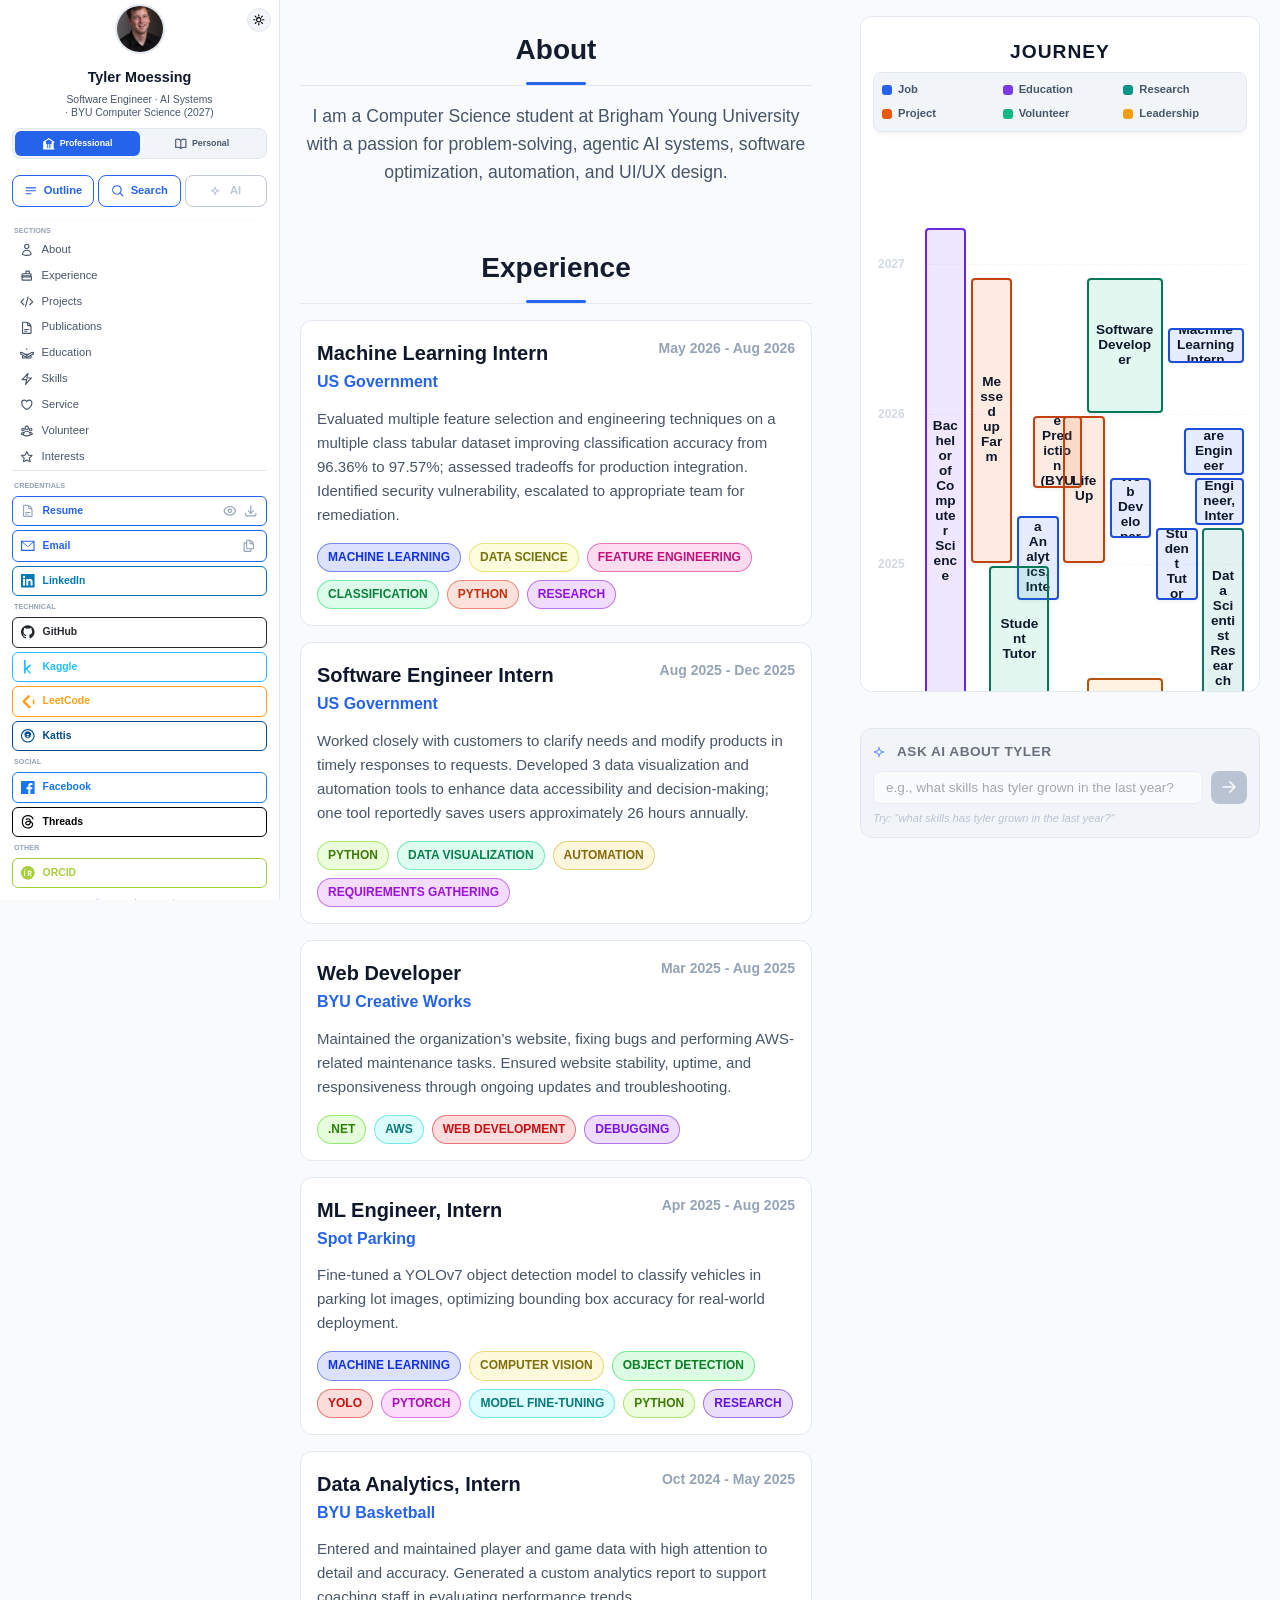
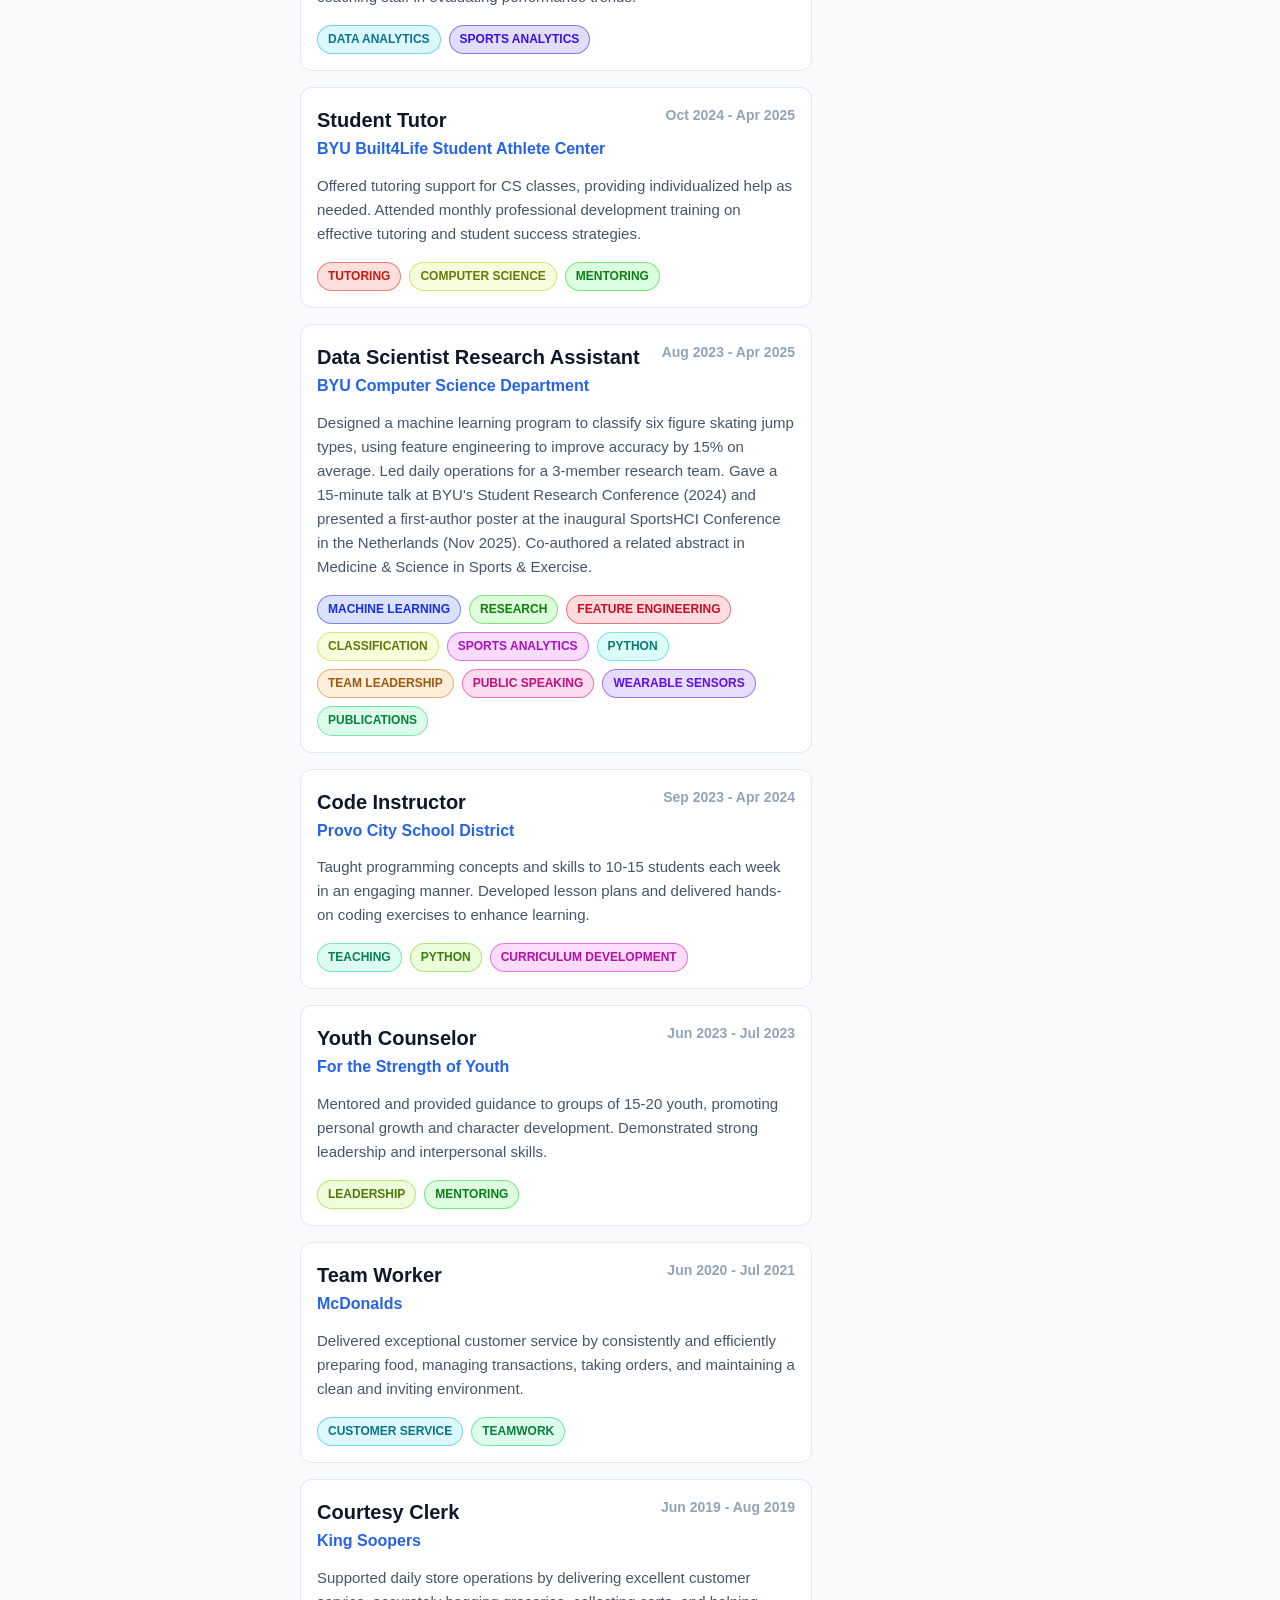
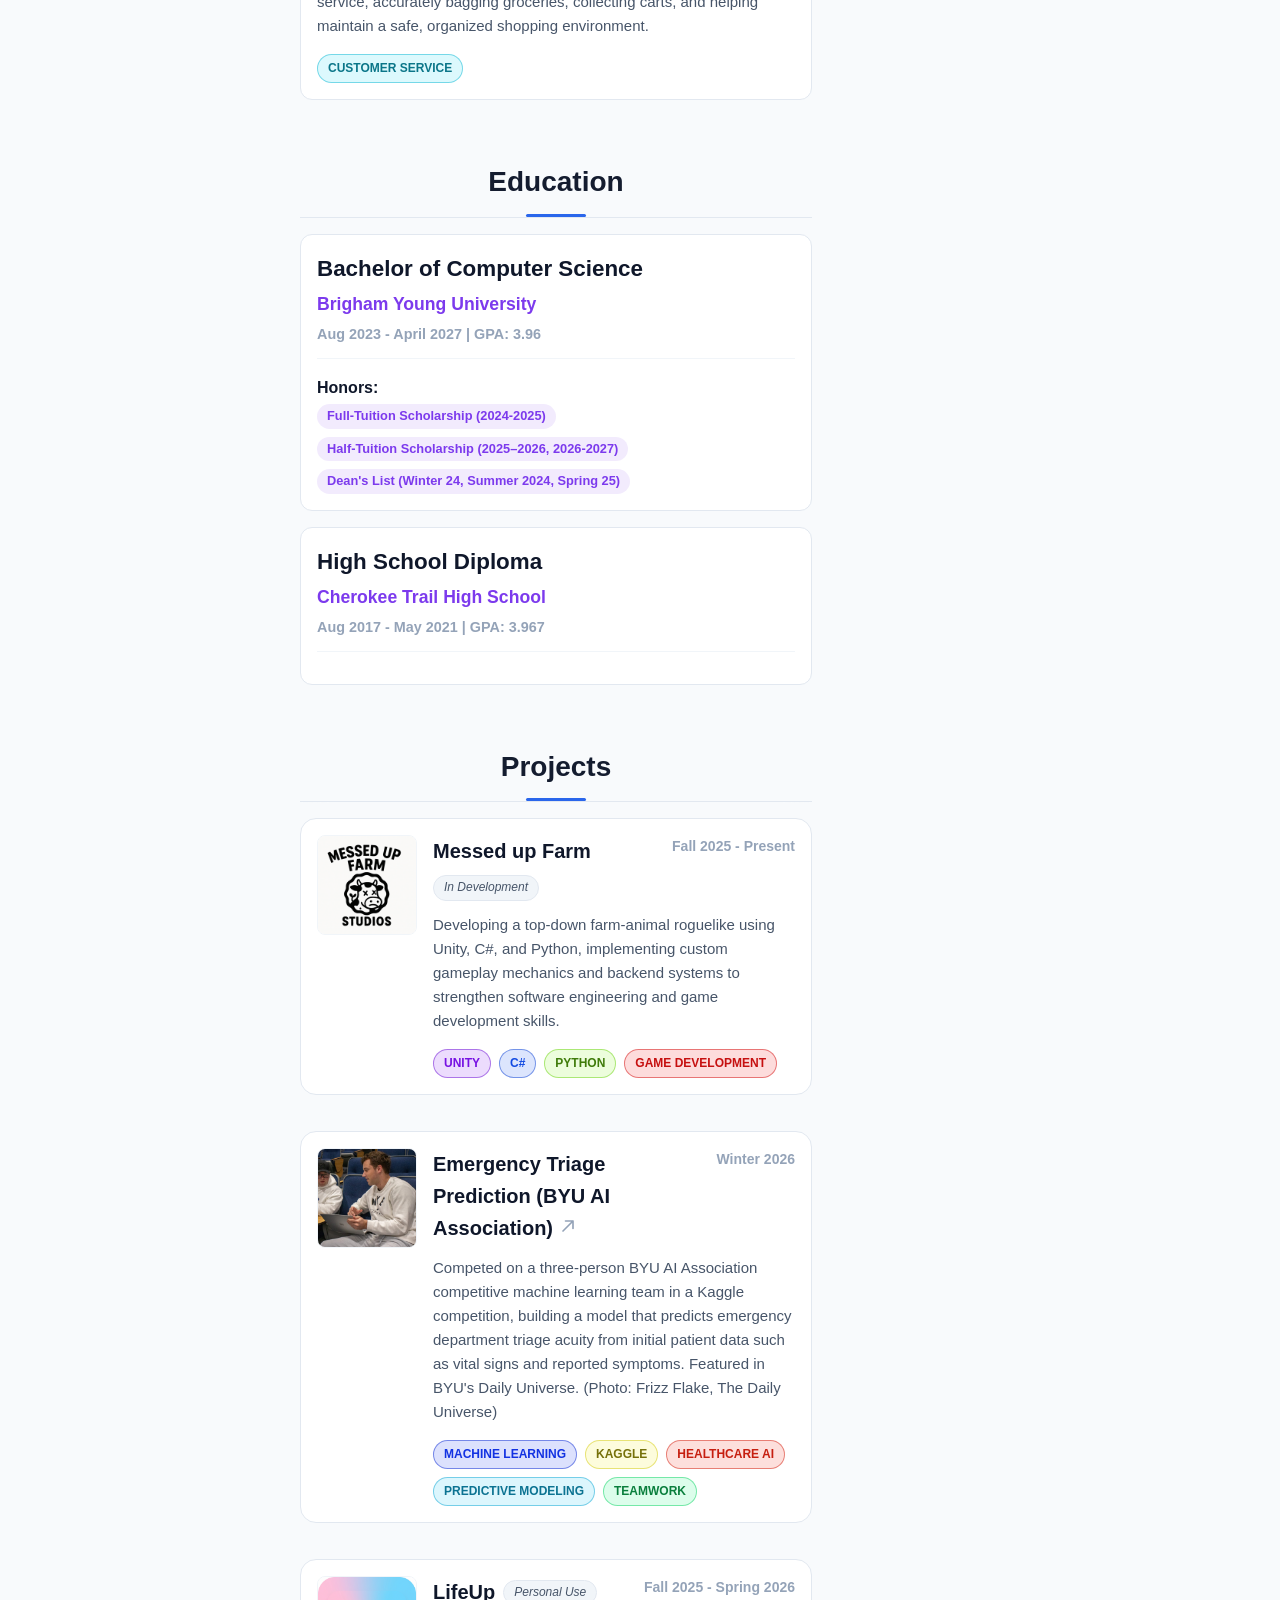
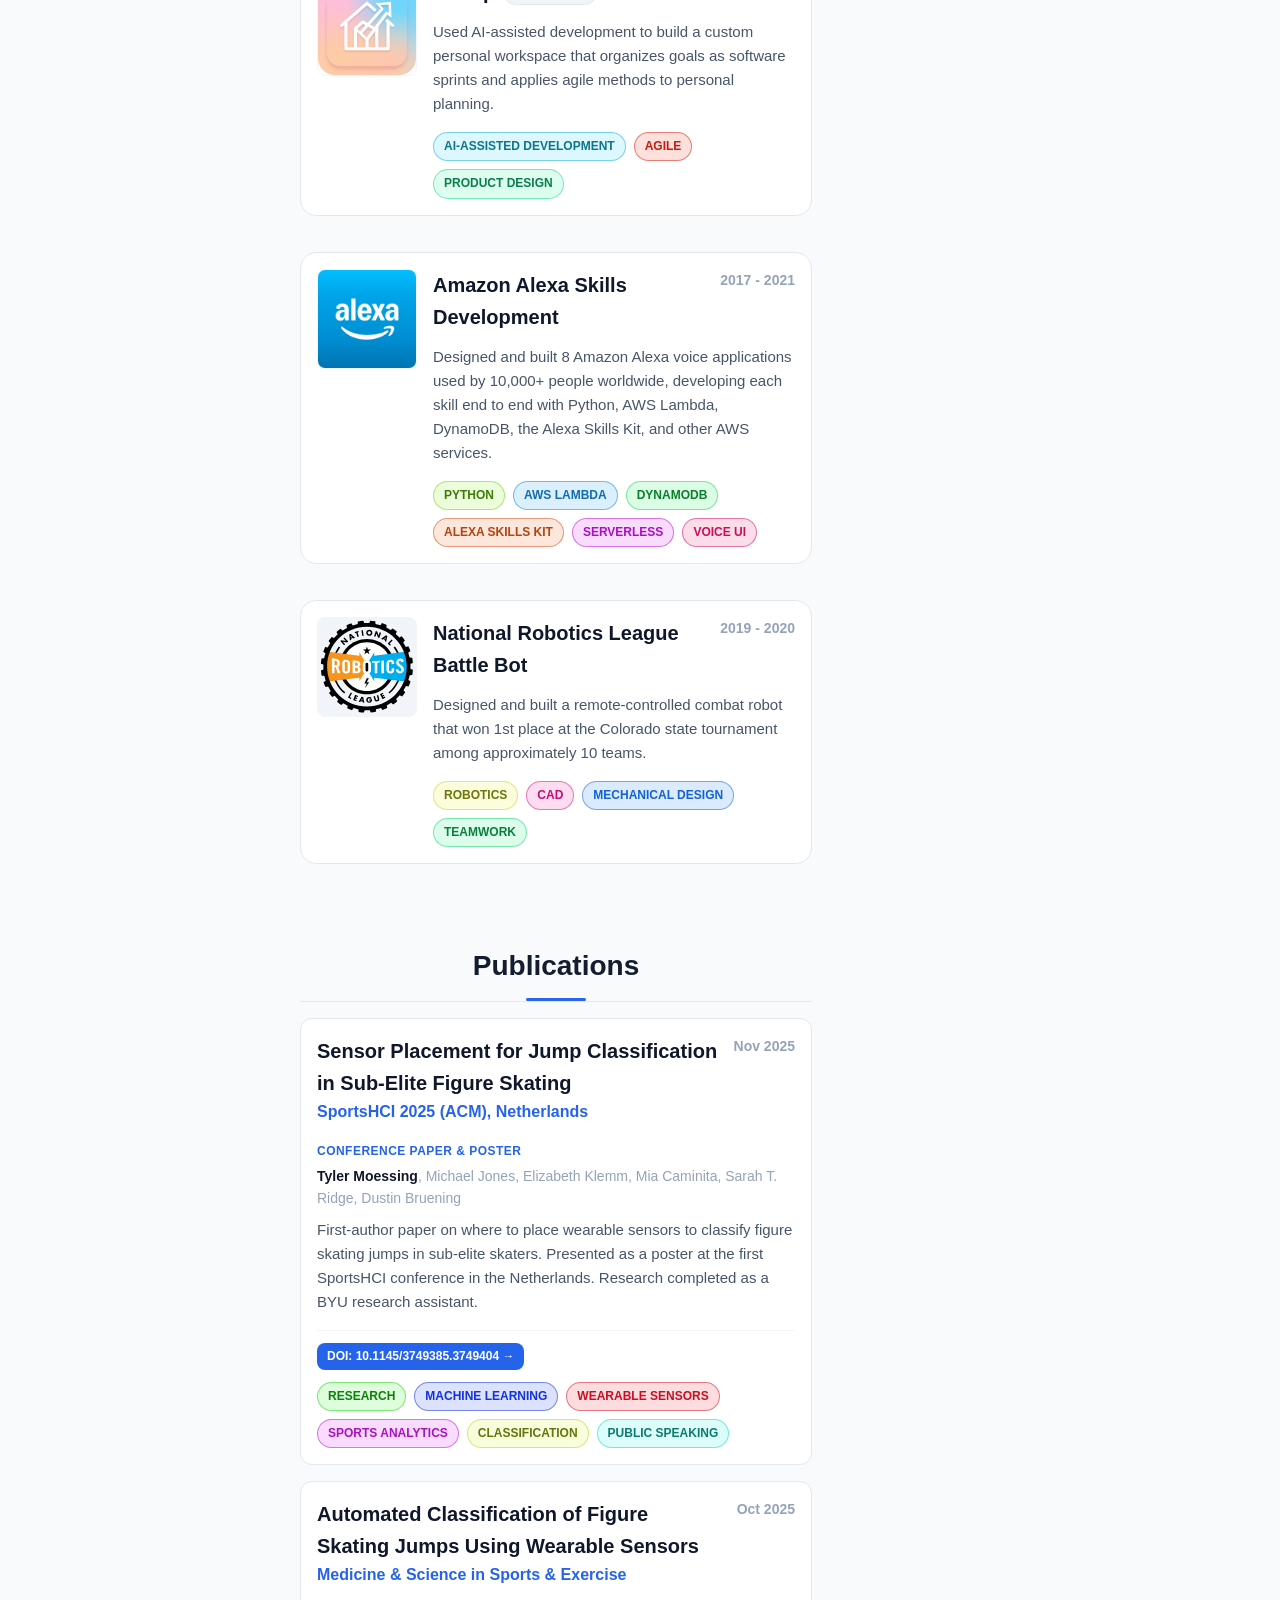
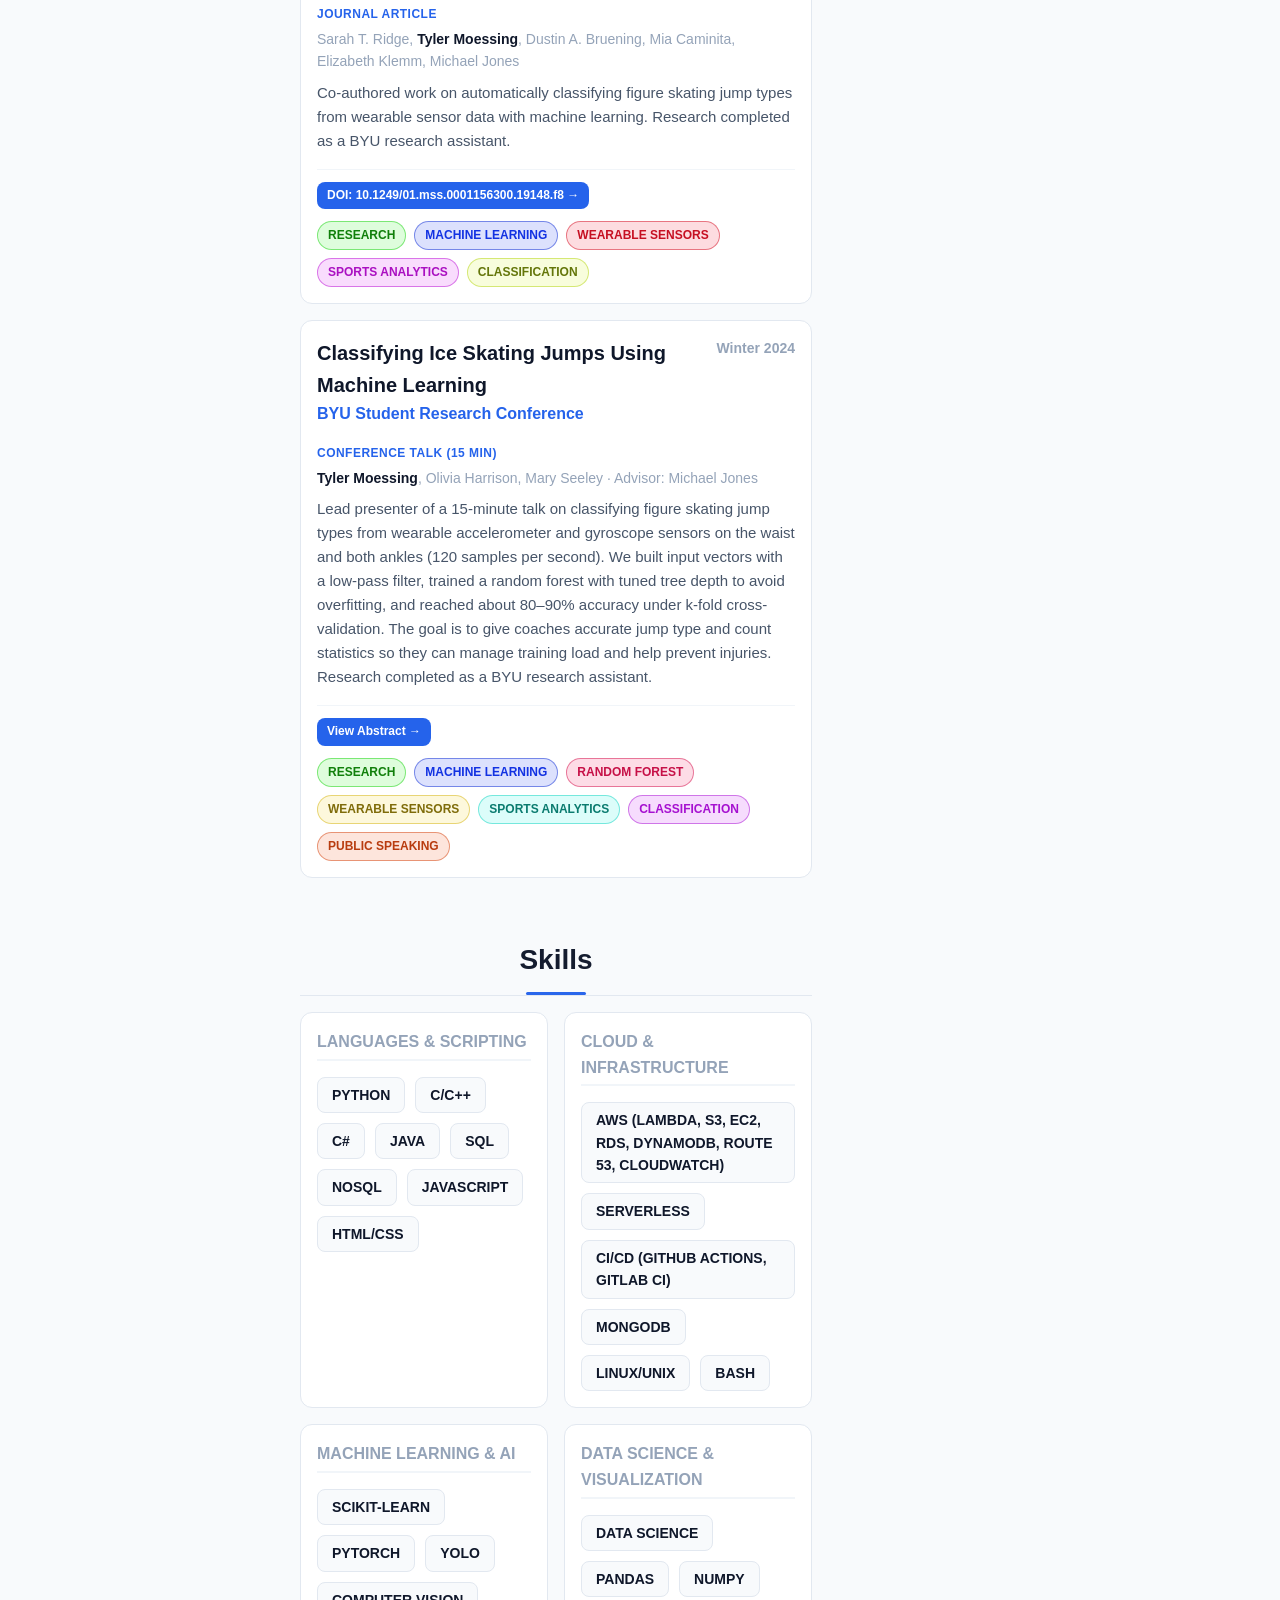
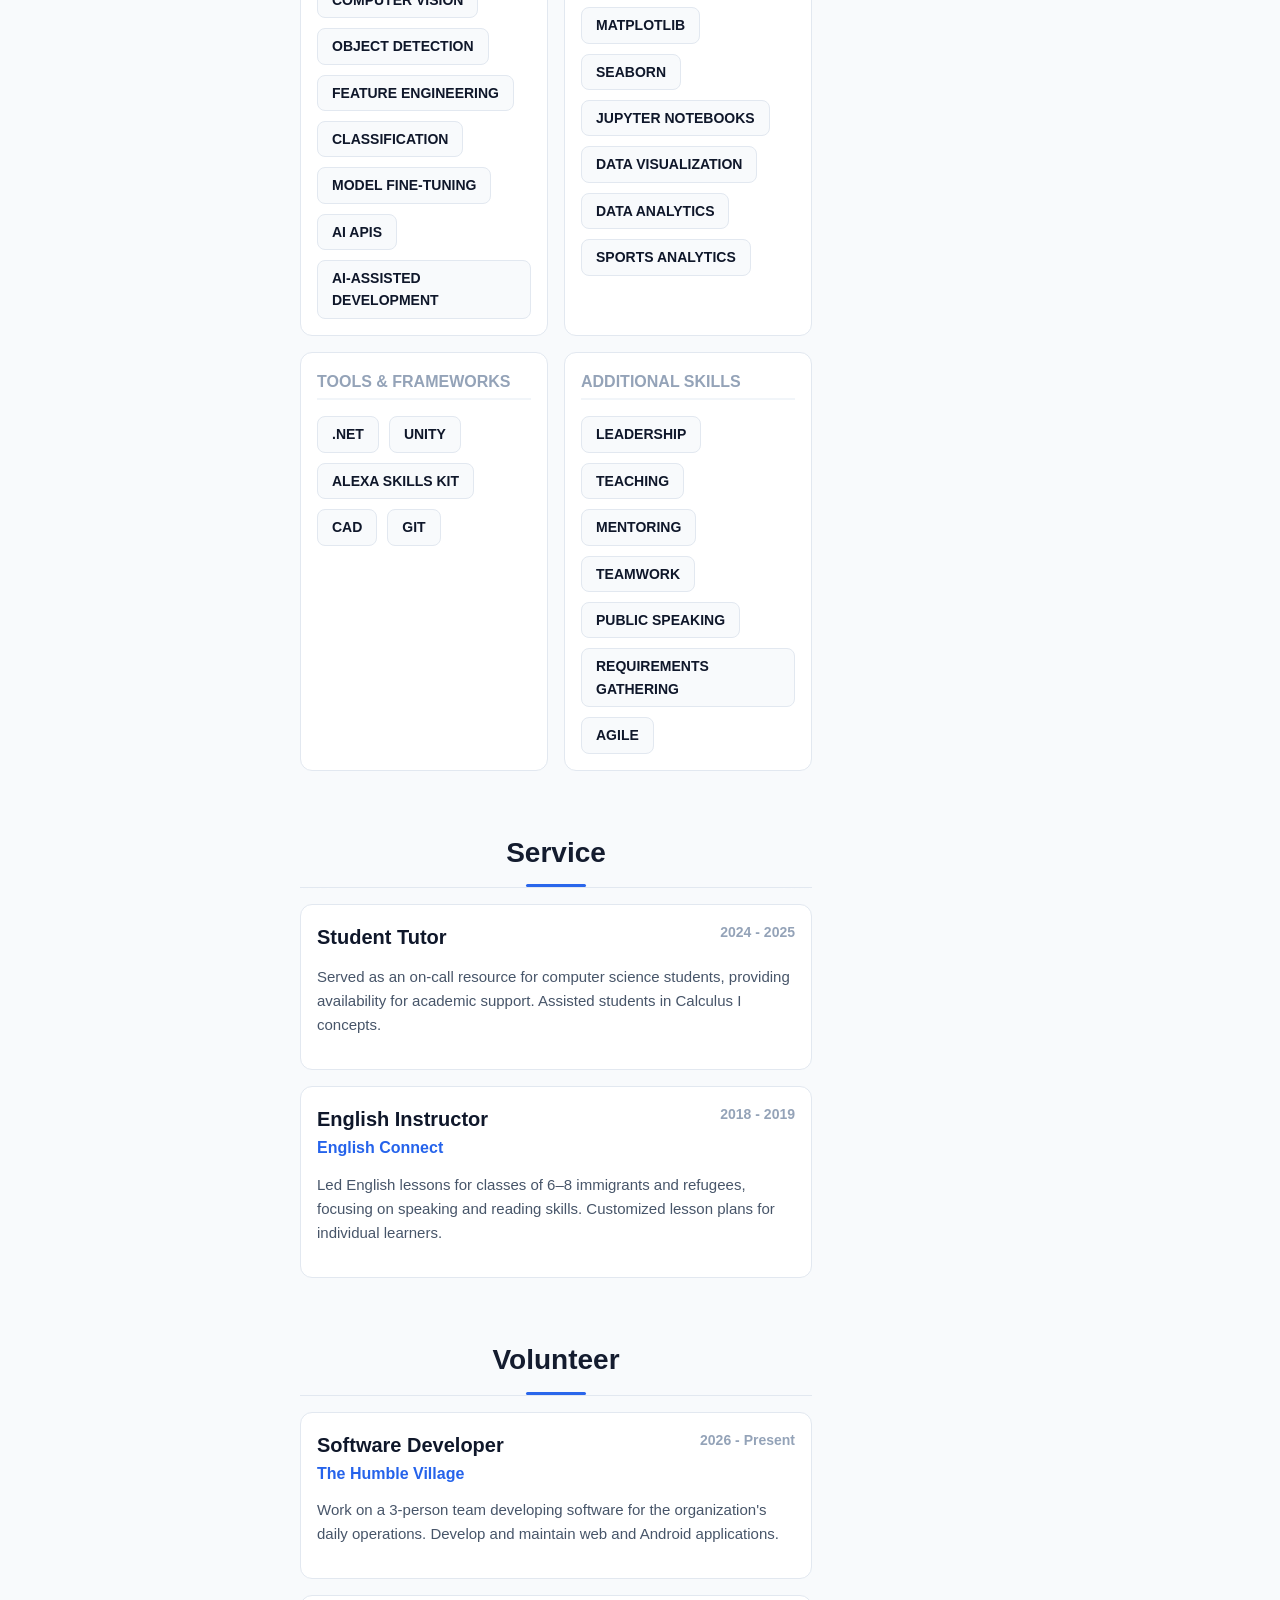
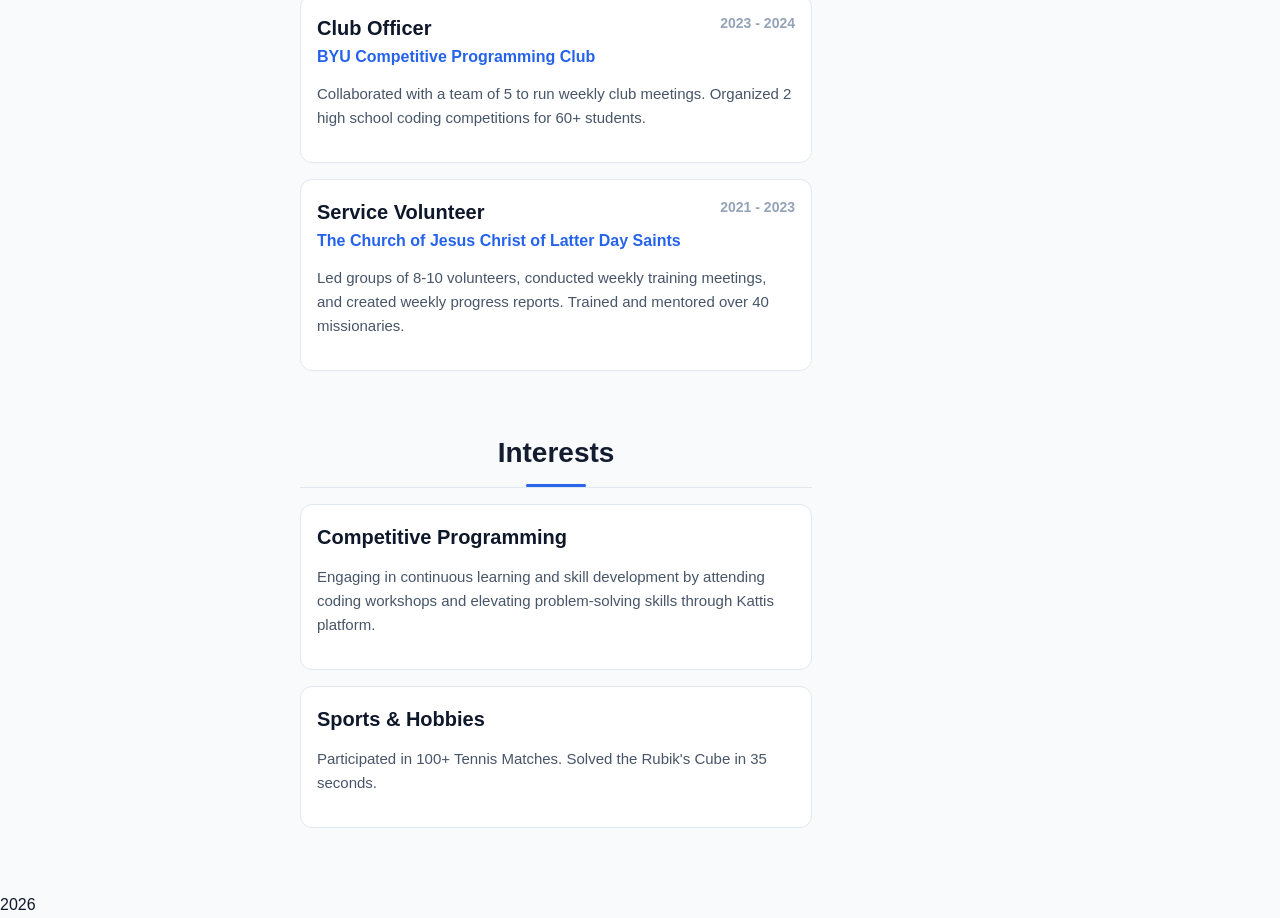
<file: index.html>
<!DOCTYPE html>
<html lang="en">

<head>
    <meta charset="UTF-8">
    <meta name="viewport" content="width=device-width, initial-scale=1.0">
    <title>Tyler Moessing - Professional</title>
    <link rel="icon" type="image/svg+xml" href="assets/logo.svg" />
    <link rel="stylesheet" href="css/main.css">
    <script type="module" src="js/main.js"></script>
</head>

<body>
    <div class="resume-container">
        <!-- Sidebar -->
        <aside class="sidebar" id="sidebar">
            <div class="sidebar-profile">
                <div class="sidebar-top-row">
                    <div class="sidebar-profile-content">
                        <img src="" alt="Tyler Moessing" class="profile-photo">
                        <div>
                            <h1 class="profile-name"></h1>
                            <p class="profile-title"></p>
                        </div>
                    </div>
                    
                    <button class="menu-toggle" id="mobile-menu-toggle" aria-label="Toggle Navigation">
                        <span></span>
                        <span></span>
                        <span></span>
                    </button>
                </div>

                <div class="mobile-core-links">
                    <a href="#" class="mobile-action-link resume-link resume-view" title="View Resume" data-gc-event="out-resume-view">
                        <svg class="icon icon-stroke" viewBox="0 0 24 24" xmlns="http://www.w3.org/2000/svg"><path d="M19.5 14.25v-2.625a3.375 3.375 0 0 0-3.375-3.375h-1.5A1.125 1.125 0 0 1 13.5 7.125v-1.5a3.375 3.375 0 0 0-3.375-3.375H8.25m0 12.75h7.5m-7.5 3H12M10.5 2.25H5.625c-.621 0-1.125.504-1.125 1.125v17.25c0 .621.504 1.125 1.125 1.125h12.75c.621 0 1.125-.504 1.125-1.125V11.25a9 9 0 0 0-9-9Z" /></svg>
                        Resume
                    </a>
                    <a href="#" class="mobile-action-link email" title="Email" data-gc-event="out-email">
                        <svg class="icon icon-fill" viewBox="0 0 24 24" xmlns="http://www.w3.org/2000/svg"><path d="M0 3v18h24V3H0zm21.518 2L12 12.713 2.482 5h19.036zM2 19V6.183l10 8.116 10-8.116V19H2z"/></svg>
                        Email
                    </a>
                    <a href="#" class="mobile-action-link linkedin" target="_blank" title="LinkedIn" data-gc-event="out-linkedin">
                        <svg class="icon icon-fill" viewBox="0 0 24 24" xmlns="http://www.w3.org/2000/svg"><path d="M20.447 20.452h-3.554v-5.569c0-1.328-.027-3.037-1.852-3.037-1.853 0-2.136 1.445-2.136 2.939v5.667H9.351V9h3.414v1.561h.046c.477-.9 1.637-1.85 3.37-1.85 3.601 0 4.267 2.37 4.267 5.455v6.286zM5.337 7.433c-1.144 0-2.063-.926-2.063-2.065 0-1.138.92-2.063 2.063-2.063 1.14 0 2.064.925 2.064 2.063 0 1.139-.925 2.065-2.064 2.065zm1.782 13.019H3.555V9h3.564v11.452zM22.225 0H1.771C.792 0 0 .774 0 1.729v20.542C0 23.227.792 24 1.771 24h20.451C23.2 24 24 23.227 24 22.271V1.729C24 .774 23.2 0 22.222 0h.003z"/></svg>
                        LinkedIn
                    </a>
                </div>
            </div>

            <nav class="nav-links">
                <div class="toggle-container">
                    <div class="toggle-slider"></div>
                    <button onclick="switchView('resume')" class="toggle-btn active" id="btn-resume" data-gc-event="toggle-professional">
                        <svg class="icon icon-stroke" viewBox="0 0 24 24" xmlns="http://www.w3.org/2000/svg"><path d="M12 21v-8.25M15.75 21v-8.25M8.25 21v-8.25M3 9l9-6 9 6m-1.5 12V10.332A4.833 4.833 0 0 1 18 9v12m-12 0V9a4.833 4.833 0 0 1-1.5 1.332V21M3 21h18M3 9v12m0-12a4.833 4.833 0 0 1 1.5-1.332V9A4.833 4.833 0 0 1 3 9Z" /></svg>
                        Professional
                    </button>
                    <button onclick="switchView('library')" class="toggle-btn" id="btn-library" data-gc-event="toggle-personal">
                        <svg class="icon icon-stroke" viewBox="0 0 24 24" xmlns="http://www.w3.org/2000/svg"><path d="M12 6.042A8.967 8.967 0 0 0 6 3.75c-1.052 0-2.062.18-3 .512v14.25A8.987 8.987 0 0 1 6 18c2.305 0 4.408.867 6 2.292m0-14.25a8.966 8.966 0 0 1 6-2.292c1.052 0 2.062.18 3 .512v14.25A8.987 8.987 0 0 0 18 18c-2.305 0-4.408.867-6 2.292m0-14.25v14.25" /></svg>
                        Personal
                    </button>
                </div>
                
                <div id="sidebar-search-container" class="professional-only-nav">
                    <a href="#/professional" id="btn-outline-nav" class="btn-outline sidebar-btn outline-nav" onclick="event.preventDefault(); switchView('resume');">
                        <svg class="icon icon-stroke" viewBox="0 0 24 24" xmlns="http://www.w3.org/2000/svg"><path d="M3.75 6.75h16.5M3.75 12h16.5m-16.5 5.25H12" /></svg>
                        Outline
                    </a>
                    <a href="#/professional/search" class="btn-outline sidebar-btn search-nav" onclick="event.preventDefault(); switchView('search');">
                        <svg class="icon icon-stroke" viewBox="0 0 24 24" xmlns="http://www.w3.org/2000/svg"><path d="m21 21-5.197-5.197m0 0A7.5 7.5 0 1 0 5.196 5.196a7.5 7.5 0 0 0 10.607 10.607Z" /></svg>
                        Search
                    </a>
                    <a class="btn-outline sidebar-btn ai-nav disabled" aria-disabled="true" data-tooltip="Coming soon">
                        <svg class="icon icon-stroke" viewBox="0 0 24 24" xmlns="http://www.w3.org/2000/svg"><path d="M9.813 15.904L9 18.75l-.813-2.846a4.5 4.5 0 00-3.09-3.09L2.25 12l2.846-.813a4.5 4.5 0 003.09-3.09L9 5.25l.813 2.846a4.5 4.5 0 003.09 3.09L15.75 12l-2.846.813a4.5 4.5 0 00-3.09 3.09z" /></svg>
                        AI
                    </a>
                </div>

                <div class="nav-separator professional-only-nav"></div>
                <div class="sidebar-link-header">Sections</div>

                <a href="#about" class="nav-link resume-nav">
                    <svg class="icon icon-stroke" viewBox="0 0 24 24" xmlns="http://www.w3.org/2000/svg"><path d="M15.75 6a3.75 3.75 0 1 1-7.5 0 3.75 3.75 0 0 1 7.5 0ZM4.501 20.118a7.5 7.5 0 0 1 14.998 0A17.933 17.933 0 0 1 12 21.75c-2.676 0-5.216-.584-7.499-1.632Z" /></svg>
                    About
                </a>
                <a href="#experience" class="nav-link resume-nav">
                    <svg class="icon icon-stroke" viewBox="0 0 24 24" xmlns="http://www.w3.org/2000/svg"><path d="M20.25 14.15v4.25c0 .621-.504 1.125-1.125 1.125H4.875c-.621 0-1.125-.504-1.125-1.125v-4.25m16.5 0a2.25 2.25 0 0 0-2.25-2.25H5.25a2.25 2.25 0 0 0-2.25 2.25m16.5 0V9.45c0-.621-.504-1.125-1.125-1.125h-13.5c-.621 0-1.125.504-1.125 1.125v4.7m16.5 0h-16.5m16.5 0h-16.5m16.5 0h-16.5M10.5 8.25V4.875c0-.621.504-1.125 1.125-1.125h3.75c.621 0 1.125.504 1.125 1.125V8.25" /></svg>
                    Experience
                </a>
                <a href="#projects-section" class="nav-link resume-nav">
                    <svg class="icon icon-stroke" viewBox="0 0 24 24" xmlns="http://www.w3.org/2000/svg"><path d="M17.25 6.75 22.5 12l-5.25 5.25m-10.5 0L1.5 12l5.25-5.25m7.5-3-4.5 16.5" /></svg>
                    Projects
                </a>
                <a href="#publications" class="nav-link resume-nav">
                    <svg class="icon icon-stroke" viewBox="0 0 24 24" xmlns="http://www.w3.org/2000/svg"><path d="M19.5 14.25v-2.625a3.375 3.375 0 0 0-3.375-3.375h-1.5A1.125 1.125 0 0 1 13.5 7.125v-1.5a3.375 3.375 0 0 0-3.375-3.375H8.25m0 12.75h7.5m-7.5 3H12M10.5 2.25H5.625c-.621 0-1.125.504-1.125 1.125v17.25c0 .621.504 1.125 1.125 1.125h12.75c.621 0 1.125-.504 1.125-1.125V11.25a9 9 0 0 0-9-9Z" /></svg>
                    Publications
                </a>
                <a href="#education" class="nav-link resume-nav">
                    <svg class="icon icon-stroke" viewBox="0 0 24 24" xmlns="http://www.w3.org/2000/svg"><path d="M4.26 10.147L12 14.64l7.74-4.493a4.5 4.5 0 0 1 4.5 0l.26.151a.75.75 0 0 1 0 1.299l-12 6.975a.75.75 0 0 1-.75 0l-12-6.975a.75.75 0 0 1 0-1.299l.26-.151a4.5 4.5 0 0 1 4.5 0Z" /><path d="M4.5 16.5v1.875a1.125 1.125 0 0 0 1.125 1.125h12.75A1.125 1.125 0 0 0 19.5 18.375V16.5M12 3v1.5m0 9V18m-3-5.25h6" /></svg>
                    Education
                </a>
                <a href="#skills" class="nav-link resume-nav">
                    <svg class="icon icon-stroke" viewBox="0 0 24 24" xmlns="http://www.w3.org/2000/svg"><path d="m3.75 13.5 10.5-11.25L12 10.5h8.25L9.75 21.75 12 13.5H3.75Z" /></svg>
                    Skills
                </a>
                <a href="#service" class="nav-link resume-nav">
                    <svg class="icon icon-stroke" viewBox="0 0 24 24" xmlns="http://www.w3.org/2000/svg"><path d="M21 8.25c0-2.485-2.099-4.5-4.688-4.5-1.935 0-3.597 1.126-4.312 2.733-.715-1.607-2.377-2.733-4.313-2.733C5.1 3.75 3 5.765 3 8.25c0 7.22 9 12 9 12s9-4.78 9-12Z" /></svg>
                    Service
                </a>
                <a href="#volunteer" class="nav-link resume-nav">
                    <svg class="icon icon-stroke" viewBox="0 0 24 24" xmlns="http://www.w3.org/2000/svg"><path d="M18 18.72a9.094 9.094 0 0 0 3.741-.479 3 3 0 0 0-4.682-2.72m.94 3.198.001.031c0 .225-.012.447-.037.666A11.944 11.944 0 0 1 12 21c-2.17 0-4.207-.576-5.963-1.584A6.062 6.062 0 0 1 6 18.719m12 0a5.971 5.971 0 0 0-.941-3.197m0 0A5.995 5.995 0 0 0 12 12.75a5.995 5.995 0 0 0-5.058 2.772m0 0a3 3 0 0 0-4.681 2.72 8.986 8.986 0 0 0 3.74.477m.94-3.197a5.971 5.971 0 0 0-.94 3.197M15 6.75a3 3 0 1 1-6 0 3 3 0 0 1 6 0Zm6 3a2.25 2.25 0 1 1-4.5 0 2.25 2.25 0 0 1 4.5 0Zm-13.5 0a2.25 2.25 0 1 1-4.5 0 2.25 2.25 0 0 1 4.5 0Z" /></svg>
                    Volunteer
                </a>
                <a href="#interests" class="nav-link resume-nav">
                    <svg class="icon icon-stroke" viewBox="0 0 24 24" xmlns="http://www.w3.org/2000/svg"><path d="M11.48 3.499a.562.562 0 0 1 1.04 0l2.125 5.111a.563.563 0 0 0 .475.345l5.518.442c.499.04.701.663.321.988l-4.204 3.602a.563.563 0 0 0-.182.557l1.285 5.385a.562.562 0 0 1-.84.61l-4.725-2.885a.563.563 0 0 0-.586 0L6.982 20.54a.562.562 0 0 1-.84-.61l1.285-5.386a.562.562 0 0 0-.182-.557l-4.204-3.602a.563.563 0 0 1 .321-.988l5.518-.442a.563.563 0 0 0 .475-.345L11.48 3.5Z" /></svg>
                    Interests
                </a>
                
                <a href="#/personal/sick-picks-and-plugs" class="nav-link library-nav" id="nav-picks" style="display: none;">
                    <svg class="icon icon-stroke" viewBox="0 0 24 24" xmlns="http://www.w3.org/2000/svg"><path d="M15.362 5.214A8.252 8.252 0 0 1 12 21 8.25 8.25 0 0 1 6.038 7.048 8.287 8.287 0 0 0 9 9.601a8.983 8.983 0 0 1 3.361-6.867 8.21 8.21 0 0 0 3 2.48Z" /><path d="M12 18a3.75 3.75 0 1 0 0-7.5 3.75 3.75 0 0 0 0 7.5Z" /></svg>
                    Sick Picks &amp; Plugs
                </a>
                <a href="#/personal/sick-picks-and-plugs/life-hack" class="nav-link library-nav nav-sublink" data-pick-tag="LIFE HACK" style="display: none;">Life Hack</a>
                <a href="#/personal/sick-picks-and-plugs/book" class="nav-link library-nav nav-sublink" data-pick-tag="BOOK" style="display: none;">Book</a>
                <a href="#/personal/sick-picks-and-plugs/photos" class="nav-link library-nav nav-sublink" data-pick-tag="PHOTOS" style="display: none;">Photos</a>
                <a href="#/personal/sick-picks-and-plugs/podcast" class="nav-link library-nav nav-sublink" data-pick-tag="PODCAST" style="display: none;">Podcast</a>
                <a href="#/personal/sick-picks-and-plugs/humor" class="nav-link library-nav nav-sublink" data-pick-tag="HUMOR" style="display: none;">Humor</a>
                <a href="#/personal/sick-picks-and-plugs/privacy" class="nav-link library-nav nav-sublink" data-pick-tag="PRIVACY" style="display: none;">Privacy</a>
                <a href="#/personal/sick-picks-and-plugs/tech" class="nav-link library-nav nav-sublink" data-pick-tag="TECH" style="display: none;">Tech</a>
                <a href="#/personal/sick-picks-and-plugs/dev" class="nav-link library-nav nav-sublink" data-pick-tag="DEV" style="display: none;">Dev</a>
                <a href="#/personal/creations" class="nav-link library-nav" id="nav-creations" style="display: none;">
                    <svg class="icon icon-stroke" viewBox="0 0 24 24" xmlns="http://www.w3.org/2000/svg"><path d="M17.25 6.75 22.5 12l-5.25 5.25m-10.5 0L1.5 12l5.25-5.25m7.5-3-4.5 16.5" /></svg>
                    Creations
                </a>
                <a href="#/personal/creations" class="nav-link library-nav nav-sublink" id="nav-personal-projects" style="display: none;">Personal Projects</a>
                <a href="#/personal/creations/threads" class="nav-link library-nav nav-sublink" style="display: none;">Threads</a>
            </nav>

            <div class="social-links">
                <div class="sidebar-link-header">Credentials</div>
                <div class="social-link resume-combined-link" data-gc-event="out-resume-view" data-gc-title="View Resume">
                    <svg class="icon icon-stroke" viewBox="0 0 24 24" xmlns="http://www.w3.org/2000/svg"><path d="M19.5 14.25v-2.625a3.375 3.375 0 0 0-3.375-3.375h-1.5A1.125 1.125 0 0 1 13.5 7.125v-1.5a3.375 3.375 0 0 0-3.375-3.375H8.25m0 12.75h7.5m-7.5 3H12M10.5 2.25H5.625c-.621 0-1.125.504-1.125 1.125v17.25c0 .621.504 1.125 1.125 1.125h12.75c.621 0 1.125-.504 1.125-1.125V11.25a9 9 0 0 0-9-9Z" /></svg>
                    <span class="label">Resume</span>
                    <div class="resume-actions-compact">
                        <a href="#" target="_blank" class="resume-view" title="View Resume" data-gc-event="out-resume-view">
                            <svg class="icon icon-stroke" viewBox="0 0 24 24" xmlns="http://www.w3.org/2000/svg"><path d="M2.036 12.322a1.012 1.012 0 0 1 0-.639C3.423 7.51 7.36 4.5 12 4.5c4.638 0 8.573 3.007 9.963 7.178.07.207.07.431 0 .639C20.577 16.49 16.64 19.5 12 19.5c-4.638 0-8.573-3.007-9.963-7.178Z" /><path d="M15 12a3 3 0 1 1-6 0 3 3 0 0 1 6 0Z" /></svg>
                        </a>
                        <a href="#" target="_blank" class="resume-download" title="Download Resume" data-gc-event="out-resume">
                            <svg class="icon icon-stroke" viewBox="0 0 24 24" xmlns="http://www.w3.org/2000/svg"><path d="M3 16.5v2.25A2.25 2.25 0 0 0 5.25 21h13.5A2.25 2.25 0 0 0 21 18.75V16.5M7.5 12l4.5 4.5m0 0 4.5-4.5M12 3v13.5" /></svg>
                        </a>
                    </div>
                </div>
                <a href="#" class="social-link email" data-gc-event="out-email" data-gc-title="Email">
                    <svg class="icon icon-fill" viewBox="0 0 24 24" xmlns="http://www.w3.org/2000/svg"><path d="M0 3v18h24V3H0zm21.518 2L12 12.713 2.482 5h19.036zM2 19V6.183l10 8.116 10-8.116V19H2z"/></svg>
                    <span class="label">Email</span>
                    <button class="copy-btn" title="Copy Email" data-gc-event="copy-email" onclick="event.preventDefault(); event.stopPropagation(); copyLink(this)">
                        <svg class="icon icon-stroke" viewBox="0 0 24 24" xmlns="http://www.w3.org/2000/svg"><path d="M15.75 17.25v3.375c0 .621-.504 1.125-1.125 1.125h-9.75a1.125 1.125 0 0 1-1.125-1.125V7.875c0-.621.504-1.125 1.125-1.125H6.75a9.06 9.06 0 0 1 1.5.124m7.5 10.376h3.375c.621 0 1.125-.504 1.125-1.125V11.25c0-4.46-3.243-8.161-7.5-8.876a9.06 9.06 0 0 0-1.5-.124H9.375c-.621 0-1.125.504-1.125 1.125v3.5m7.5 10.375H9.375a1.125 1.125 0 0 1-1.125-1.125v-9.25m12 6.625v-1.875a3.375 3.375 0 0 0-3.375-3.375h-1.5a1.125 1.125 0 0 1-1.125-1.125v-1.5a3.375 3.375 0 0 0-3.375-3.375H9.75" /></svg>
                    </button>
                </a>
                <a href="#" target="_blank" class="social-link linkedin" data-gc-event="out-linkedin" data-gc-title="LinkedIn">
                    <svg class="icon icon-fill" viewBox="0 0 24 24" xmlns="http://www.w3.org/2000/svg"><path d="M20.447 20.452h-3.554v-5.569c0-1.328-.027-3.037-1.852-3.037-1.853 0-2.136 1.445-2.136 2.939v5.667H9.351V9h3.414v1.561h.046c.477-.9 1.637-1.85 3.37-1.85 3.601 0 4.267 2.37 4.267 5.455v6.286zM5.337 7.433c-1.144 0-2.063-.926-2.063-2.065 0-1.138.92-2.063 2.063-2.063 1.14 0 2.064.925 2.064 2.063 0 1.139-.925 2.065-2.064 2.065zm1.782 13.019H3.555V9h3.564v11.452zM22.225 0H1.771C.792 0 0 .774 0 1.729v20.542C0 23.227.792 24 1.771 24h20.451C23.2 24 24 23.227 24 22.271V1.729C24 .774 23.2 0 22.222 0h.003z"/></svg>
                    LinkedIn
                </a>

                <button id="show-more-links" class="social-link" onclick="toggleMoreSocialLinks()">
                    Show More Links ▾
                </button>

                <div id="extra-social-links">
                    <div class="sidebar-link-header">Technical</div>
                    <a href="#" target="_blank" class="social-link github" data-gc-event="out-github" data-gc-title="GitHub">
                        <svg class="icon icon-fill" viewBox="0 0 24 24" xmlns="http://www.w3.org/2000/svg"><path d="M12 .297c-6.63 0-12 5.373-12 12 0 5.303 3.438 9.8 8.205 11.385.6.113.82-.258.82-.577 0-.285-.01-1.04-.015-2.04-3.338.724-4.042-1.61-4.042-1.61C4.422 18.07 3.633 17.7 3.633 17.7c-1.087-.744.084-.729.084-.729 1.205.084 1.838 1.236 1.838 1.236 1.07 1.835 2.809 1.305 3.495.998.108-.776.417-1.305.76-1.605-2.665-.3-5.466-1.332-5.466-5.93 0-1.31.465-2.38 1.235-3.22-.135-.303-.54-1.523.105-3.176 0 0 1.005-.322 3.3 1.23.96-.267 1.98-.399 3-.405 1.02.006 2.04.138 3 .405 2.28-1.552 3.285-1.23 3.285-1.23.645 1.653.24 2.873.12 3.176.765.84 1.23 1.91 1.23 3.22 0 4.61-2.805 5.625-5.475 5.92.42.36.81 1.096.81 2.22 0 1.606-.015 2.896-.015 3.286 0 .315.21.69.825.57C20.565 22.092 24 17.592 24 12.297c0-6.627-5.373-12-12-12"/></svg>
                        GitHub
                    </a>
                    <a href="#" target="_blank" class="social-link kaggle">
                        <svg class="icon icon-fill" viewBox="0 0 24 24" xmlns="http://www.w3.org/2000/svg"><path d="M18.825 23.859c-.022.092-.117.141-.281.141h-3.139c-.187 0-.351-.082-.492-.248l-5.178-6.589-1.448 1.374v5.111c0 .235-.117.352-.351.352H5.505c-.236 0-.354-.117-.354-.352V.353c0-.233.118-.353.354-.353h2.431c.234 0 .351.12.351.353v14.343l6.203-6.272c.165-.165.322-.248.472-.248h3.27c.176 0 .285.069.325.208.026.103-.006.202-.092.298l-7.031 7.003 7.888 9.926c.101.15.101.272-.001.367Z"/></svg>
                        Kaggle
                    </a>
                    <a href="#" target="_blank" class="social-link leetcode">
                        <svg class="icon icon-fill" viewBox="0 0 24 24" xmlns="http://www.w3.org/2000/svg"><path d="M13.483 0a1.374 1.374 0 0 0-.961.414l-9.77 9.77a1.374 1.374 0 0 0 0 1.942l1.1 1.1a1.374 1.374 0 0 0 1.941 0L15.31 3.703a1.374 1.374 0 0 0 0-1.941L14.444.414A1.374 1.374 0 0 0 13.483 0zm-6.135 11.039a1.374 1.374 0 0 0-1.942 0l-1.1 1.1a1.374 1.374 0 0 0 0 1.941l9.77 9.77a1.374 1.374 0 0 0 1.942 0l1.1-1.1a1.374 1.374 0 0 0 0-1.941l-9.77-9.77zM22.213 8.062a1.374 1.374 0 0 0-1.374 1.374v6.134a1.374 1.374 0 0 0 2.748 0V9.436a1.374 1.374 0 0 0-1.374-1.374z"/></svg>
                        LeetCode
                    </a>
                    <a href="https://open.kattis.com/users/tylermoe" target="_blank" class="social-link kattis">
                        <svg class="icon icon-fill" viewBox="0 0 24 24" xmlns="http://www.w3.org/2000/svg"><path d="M12 2c5.514 0 10 4.486 10 10s-4.486 10-10 10S2 17.514 2 12 6.486 2 12 2zm0-2C5.373 0 0 5.373 0 12s5.373 12 12 12 12-5.373 12-12S18.627 0 12 0zm-2 15h4v1.5h-4V15zm0-3h4v1.5h-4V12zm0-3h4v1.5h-4V9zM7.5 13H6v-2h1.5v2zm10.5 0h-1.5v-2H18v2zM12 4c-3.313 0-6 2.687-6 6 0 1.38.47 2.648 1.258 3.66l.001.002.002.002c.813 1.054 2.062 1.734 3.477 1.815l.012.001h2.5c1.415-.081 2.664-.761 3.477-1.815l.002-.002.001-.002c.788-1.012 1.258-2.28 1.258-3.66 0-3.313-2.687-6-6-6z"/></svg>
                        Kattis
                    </a>

                    <div class="sidebar-link-header">Social</div>
                    <a href="#" target="_blank" class="social-link facebook">
                        <svg class="icon icon-fill" viewBox="0 0 24 24" xmlns="http://www.w3.org/2000/svg"><path d="M22.675 0h-21.35C.597 0 0 .597 0 1.326v21.348C0 23.403.597 24 1.325 24H12.82v-9.294H9.692v-3.622h3.128V8.413c0-3.1 1.893-4.788 4.659-4.788 1.325 0 2.463.099 2.795.143v3.24l-1.918.001c-1.504 0-1.795.715-1.795 1.763v2.313h3.587l-.467 3.622h-3.12V24h6.116c.728 0 1.325-.597 1.325-1.326V1.326C24 .597 23.403 0 22.675 0z"/></svg>
                        Facebook
                    </a>
                    <a href="#" target="_blank" class="social-link threads">
                        <svg class="icon icon-fill" viewBox="0 0 24 24" xmlns="http://www.w3.org/2000/svg"><path d="M12.186 24h-.007c-3.581-.024-6.334-1.205-8.184-3.509C2.35 18.44 1.5 15.586 1.472 12.01v-.017c.03-3.579.879-6.43 2.525-8.482C5.845 1.205 8.6.024 12.18 0h.014c2.746.02 5.043.725 6.826 2.098 1.677 1.29 2.858 3.13 3.509 5.467l-2.04.569c-1.104-3.96-3.898-5.984-8.304-6.015-2.91.022-5.11.936-6.54 2.717C4.307 6.504 3.616 8.914 3.589 12c.027 3.086.718 5.496 2.057 7.164 1.43 1.783 3.631 2.698 6.54 2.717 2.623-.02 4.358-.631 5.8-2.045 1.647-1.613 1.618-3.593 1.09-4.798-.31-.71-.873-1.3-1.634-1.75-.192 1.352-.622 2.446-1.284 3.272-.886 1.102-2.14 1.704-3.73 1.79-1.202.065-2.361-.218-3.259-.801-1.063-.689-1.685-1.74-1.752-2.964-.065-1.19.408-2.285 1.33-3.082.88-.76 2.119-1.207 3.583-1.291a13.853 13.853 0 0 1 3.02.142c-.126-.742-.375-1.332-.75-1.757-.513-.586-1.308-.883-2.359-.89h-.029c-.844 0-1.992.232-2.721 1.32L7.734 7.847c.98-1.454 2.568-2.256 4.478-2.256h.044c3.194.02 5.097 1.975 5.287 5.388.108.046.216.094.321.142 1.49.7 2.58 1.761 3.154 3.07.797 1.82.871 4.79-1.548 7.158-1.85 1.81-4.094 2.628-7.277 2.65Zm1.003-11.69c-.242 0-.487.007-.739.021-1.836.103-2.98.946-2.916 2.143.067 1.256 1.452 1.839 2.784 1.767 1.224-.065 2.818-.543 3.086-3.71a10.5 10.5 0 0 0-2.215-.221z"/></svg>
                        Threads
                    </a>

                    <div class="sidebar-link-header">Other</div>
                    <a href="https://orcid.org/0009-0000-7558-2373" target="_blank" class="social-link orcid">
                        <svg class="icon icon-fill" viewBox="0 0 24 24" xmlns="http://www.w3.org/2000/svg"><path d="M12 0C5.372 0 0 5.372 0 12s5.372 12 12 12 12-5.372 12-12S18.628 0 12 0zM7.369 4.378c.541 0 .983.442.983.983s-.442.983-.983.983-.983-.442-.983-.983.442-.983.983-.983.442-.983.983-.983zm-.133 13.111h-1.63V7.954h1.63v9.535zm6.541 0h-1.721v-9.535h3.332c2.103 0 3.42 1.398 3.42 3.197 0 1.543-1.012 2.766-2.503 3.093l2.871 3.245h-2.13l-2.434-2.885h-1.025v2.885h.19zm0-4.464h1.341c1.173 0 1.936-.615 1.936-1.576s-.763-1.562-1.936-1.562h-1.341v3.138z"/></svg>
                        ORCID
                    </a>
                </div>
            </div>

            <div class="sidebar-footer">
                <p>&copy; <script>document.write(new Date().getFullYear())</script> Tyler Moessing</p>
            </div>

            <!-- Theme Toggle -->
            <div class="theme-toggle-container">
                <button id="theme-toggle" class="theme-toggle-btn" aria-label="Toggle theme">
                    <svg class="sun-icon icon icon-stroke" viewBox="0 0 24 24" xmlns="http://www.w3.org/2000/svg"><path d="M12 3v2.25m6.364.386-1.591 1.591M21 12h-2.25m-.386 6.364-1.591-1.591M12 18.75V21m-4.773-4.227-1.591 1.591M5.25 12H3m4.227-4.773L5.636 5.636M15.75 12a3.75 3.75 0 1 1-7.5 0 3.75 3.75 0 0 1 7.5 0Z" /></svg>
                    <svg class="moon-icon icon icon-stroke" viewBox="0 0 24 24" xmlns="http://www.w3.org/2000/svg" style="display: none;"><path d="M21.752 15.002A9.718 9.718 0 0 1 18 15.75c-5.385 0-9.75-4.365-9.75-9.75 0-1.33.266-2.597.748-3.752A9.753 9.753 0 0 0 3 11.25C3 16.635 7.365 21 12.75 21a9.753 9.753 0 0 0 9.002-5.998Z" /></svg>
                </button>
            </div>
        </aside>

        <!-- Main Content -->
        <main class="main-content">
            <div id="resume-view" class="view-section active">
                <div class="professional-layout">
                    <div class="professional-main">
                        <!-- About Section -->
                        <section id="about" class="section">
                            <h2 class="section-title">About</h2>
                            <div class="section-description"></div>
                            <div class="additional-content" id="aboutAdditional">
                                <div class="section-description"></div>
                            </div>
                            <button class="btn btn-secondary" onclick="toggleAbout()" style="display: none;">Read More</button>
                        </section>

                        <!-- Experience Section -->
                        <section id="experience" class="section">
                            <h2 class="section-title">Experience</h2>
                            <div id="experience-container">
                                <!-- Populated by content-loader.js -->
                            </div>
                            <div id="full-history-container" style="display: none; margin-top: var(--spacing-lg); text-align: center;">
                                <a href="#" target="_blank" class="btn btn-secondary full-history-link">
                                    View Full Career History →
                                </a>
                            </div>
                        </section>

                        <!-- Education Section -->
                        <section id="education" class="section">
                            <h2 class="section-title">Education</h2>
                            <div id="education-container">
                                <!-- Populated by content-loader.js -->
                            </div>
                        </section>

                        <!-- Projects Section -->
                        <section id="projects-section" class="section">
                            <h2 class="section-title">Projects</h2>
                            <div id="projects-container" class="projects-grid">
                                <!-- Populated by content-loader.js -->
                            </div>
                        </section>

                        <!-- Publications Section -->
                        <section id="publications" class="section">
                            <h2 class="section-title">Publications</h2>
                            <div id="publications-container">
                                <!-- Populated by content-loader.js -->
                            </div>
                        </section>

                        <!-- Skills Section -->
                        <section id="skills" class="section">
                            <h2 class="section-title">Skills</h2>
                            <div class="skills-grid">
                                <!-- Populated by content-loader.js -->
                            </div>
                        </section>

                        <!-- Service Section -->
                        <section id="service" class="section">
                            <h2 class="section-title">Service</h2>
                            <div id="service-container">
                                <!-- Populated by content-loader.js -->
                            </div>
                        </section>

                        <!-- Volunteer Section -->
                        <section id="volunteer" class="section">
                            <h2 class="section-title">Volunteer</h2>
                            <div id="volunteer-container">
                                <!-- Populated by content-loader.js -->
                            </div>
                        </section>

                        <!-- Interests Section -->
                        <section id="interests" class="section">
                            <h2 class="section-title">Interests</h2>
                            <div id="interests-container">
                                <!-- Populated by content-loader.js -->
                            </div>
                        </section>
                    </div>

                    <!-- Timeline Sidebar -->
                    <aside class="timeline-sidebar">
                        <div class="timeline-sticky">
                            <h3 class="timeline-sidebar-title">Journey</h3>
                            <div class="timeline-legend">
                                <div class="legend-item"><span class="legend-dot job"></span>Job</div>
                                <div class="legend-item"><span class="legend-dot education"></span>Education</div>
                                <div class="legend-item"><span class="legend-dot research"></span>Research</div>
                                <div class="legend-item"><span class="legend-dot project"></span>Project</div>
                                <div class="legend-item"><span class="legend-dot volunteer"></span>Volunteer</div>
                                <div class="legend-item"><span class="legend-dot leadership"></span>Leadership</div>
                            </div>
                            <div id="timeline-container">
                                <!-- Populated by content-loader.js -->
                            </div>
                        </div>

                        <!-- AI Sidebar Widget -->
                        <div class="ai-sidebar-widget disabled" aria-disabled="true" data-tooltip="Coming soon">
                            <h4 class="ai-widget-title">
                                <svg class="icon icon-stroke" viewBox="0 0 24 24" xmlns="http://www.w3.org/2000/svg"><path d="M9.813 15.904L9 18.75l-.813-2.846a4.5 4.5 0 00-3.09-3.09L2.25 12l2.846-.813a4.5 4.5 0 003.09-3.09L9 5.25l.813 2.846a4.5 4.5 0 003.09 3.09L15.75 12l-2.846.813a4.5 4.5 0 00-3.09 3.09z" /></svg>
                                Ask AI about Tyler
                            </h4>
                            <div class="ai-widget-input-wrapper">
                                <input type="text" placeholder="e.g., what skills has tyler grown in the last year?" class="ai-widget-input" id="ai-sidebar-input" disabled>
                                <button class="ai-widget-btn" disabled>
                                    <svg class="icon icon-stroke" viewBox="0 0 24 24" xmlns="http://www.w3.org/2000/svg"><path d="M13.5 4.5 21 12m0 0-7.5 7.5M21 12H3" /></svg>
                                </button>
                            </div>
                            <div class="ai-widget-sample">
                                Try: "what skills has tyler grown in the last year?"
                            </div>
                        </div>
                    </aside>
                </div>
            </div>

            <div id="library-view" class="view-section" style="display: none;">
                <section id="personal-unified" class="section">
                    <div class="section-header-row" style="margin-bottom: var(--spacing-md); justify-content: center;">
                        <h2 class="section-title" style="margin-bottom: 0;">Personal</h2>
                    </div>

                    <div class="personal-toggle-container">
                        <div class="toggle-container personal-sub-toggle">
                            <div class="toggle-slider" id="personal-sub-slider"></div>
                            <button onclick="switchPersonalView('picks')" class="toggle-btn active" id="btn-picks" data-gc-event="toggle-picks">
                                Sick Picks & Plugs
                            </button>
                            <button onclick="switchPersonalView('creations')" class="toggle-btn" id="btn-creations" data-gc-event="toggle-creations">
                                Creations
                            </button>
                        </div>
                    </div>

                    <div id="personal-unified-container">
                        <!-- Populated by content-loader.js -->
                    </div>
                </section>
            </div>

            <div id="search-view" class="view-section" style="display: none;">
                <section class="section">
                    <div class="search-view-container">
                        <h2 class="section-title" style="margin-bottom: 0;">Search Content</h2>
                        <button onclick="goBackFromSearch()" class="btn btn-outline search-back-btn">Back to Previous</button>
                    </div>
                    
                    <div class="search-box">
                        <div class="search-input-wrapper">
                            <div class="search-input-inner">
                                <svg class="icon icon-stroke search-icon" viewBox="0 0 24 24" xmlns="http://www.w3.org/2000/svg"><path d="m21 21-5.197-5.197m0 0A7.5 7.5 0 1 0 5.196 5.196a7.5 7.5 0 0 0 10.607 10.607Z" /></svg>
                                <input type="text" id="search-input" placeholder="Search by tag, technology, or keywords..." 
                                    oninput="if(window.contentLoader) window.contentLoader.performSearch(this.value)">
                            </div>
                            <button class="btn btn-outline" style="gap: 8px; white-space: nowrap; padding: 12px 20px;" disabled title="Coming Soon">
                                <svg class="icon icon-stroke" viewBox="0 0 24 24" xmlns="http://www.w3.org/2000/svg"><path d="M9.813 15.904L9 18.75l-.813-2.846a4.5 4.5 0 00-3.09-3.09L2.25 12l2.846-.813a4.5 4.5 0 003.09-3.09L9 5.25l.813 2.846a4.5 4.5 0 003.09 3.09L15.75 12l-2.846.813a4.5 4.5 0 00-3.09 3.09zM18.259 8.722L18 9.75l-.259-1.028a2.25 2.25 0 00-1.463-1.463L15.25 7l1.028-.259a2.25 2.25 0 001.463-1.463L18 4.25l.259 1.028a2.25 2.25 0 001.463 1.463L20.75 7l-1.028.259a2.25 2.25 0 00-1.463 1.463z" /></svg>
                                Ask AI (Soon)
                            </button>
                        </div>
                        <div id="search-tag-row" class="search-tag-row" aria-label="Top tags"></div>
                        <div class="search-meta">
                            Found <span id="search-count" class="search-count-highlight">0</span> results for "<span id="search-query-display">...</span>"
                        </div>
                    </div>

                    <div id="search-results-container">
                        <!-- Populated by content-loader.js -->
                    </div>
                </section>
            </div>

            <div id="ai-view" class="view-section" style="display: none;">
                <section class="section">
                    <div class="search-view-container">
                        <h2 class="section-title" style="margin-bottom: 0;">Ask AI Assistant</h2>
                        <button onclick="goBackFromSearch()" class="btn btn-outline search-back-btn">Back to Previous</button>
                    </div>
                    <div class="card ai-empty-state">
                        <svg class="icon icon-stroke ai-empty-icon" viewBox="0 0 24 24" xmlns="http://www.w3.org/2000/svg"><path d="M9.813 15.904L9 18.75l-.813-2.846a4.5 4.5 0 00-3.09-3.09L2.25 12l2.846-.813a4.5 4.5 0 003.09-3.09L9 5.25l.813 2.846a4.5 4.5 0 003.09 3.09L15.75 12l-2.846.813a4.5 4.5 0 00-3.09 3.09zM18.259 8.722L18 9.75l-.259-1.028a2.25 2.25 0 00-1.463-1.463L15.25 7l1.028-.259a2.25 2.25 0 001.463-1.463L18 4.25l.259 1.028a2.25 2.25 0 001.463 1.463L20.75 7l-1.028.259a2.25 2.25 0 00-1.463 1.463z" /></svg>
                        <h3 class="card-title">AI Assistant Coming Soon</h3>
                        <p class="card-description">I'm currently training my assistant to help you navigate my background more effectively. Stay tuned!</p>
                    </div>
                </section>
            </div>
        </main>
    </div>

    <script>
        document.write(new Date().getFullYear())
    </script>
</body>

</html>
</file>
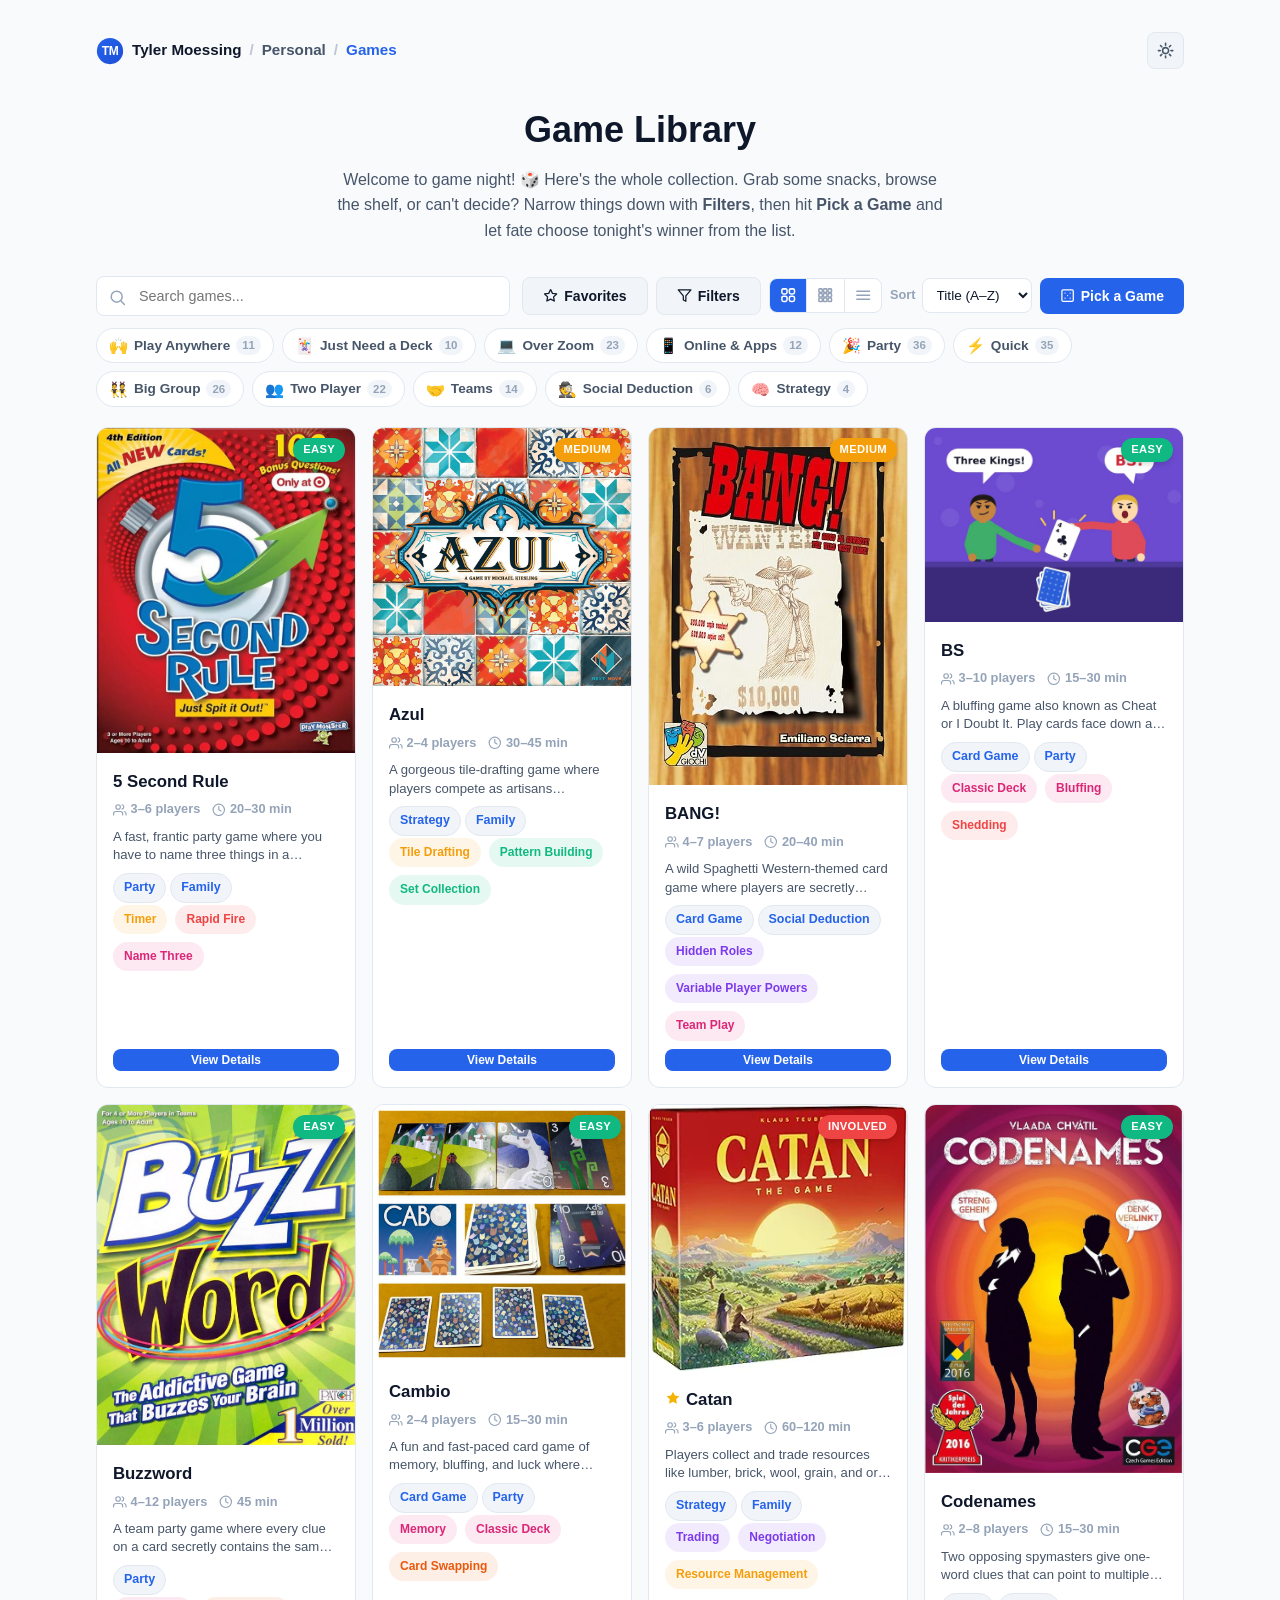
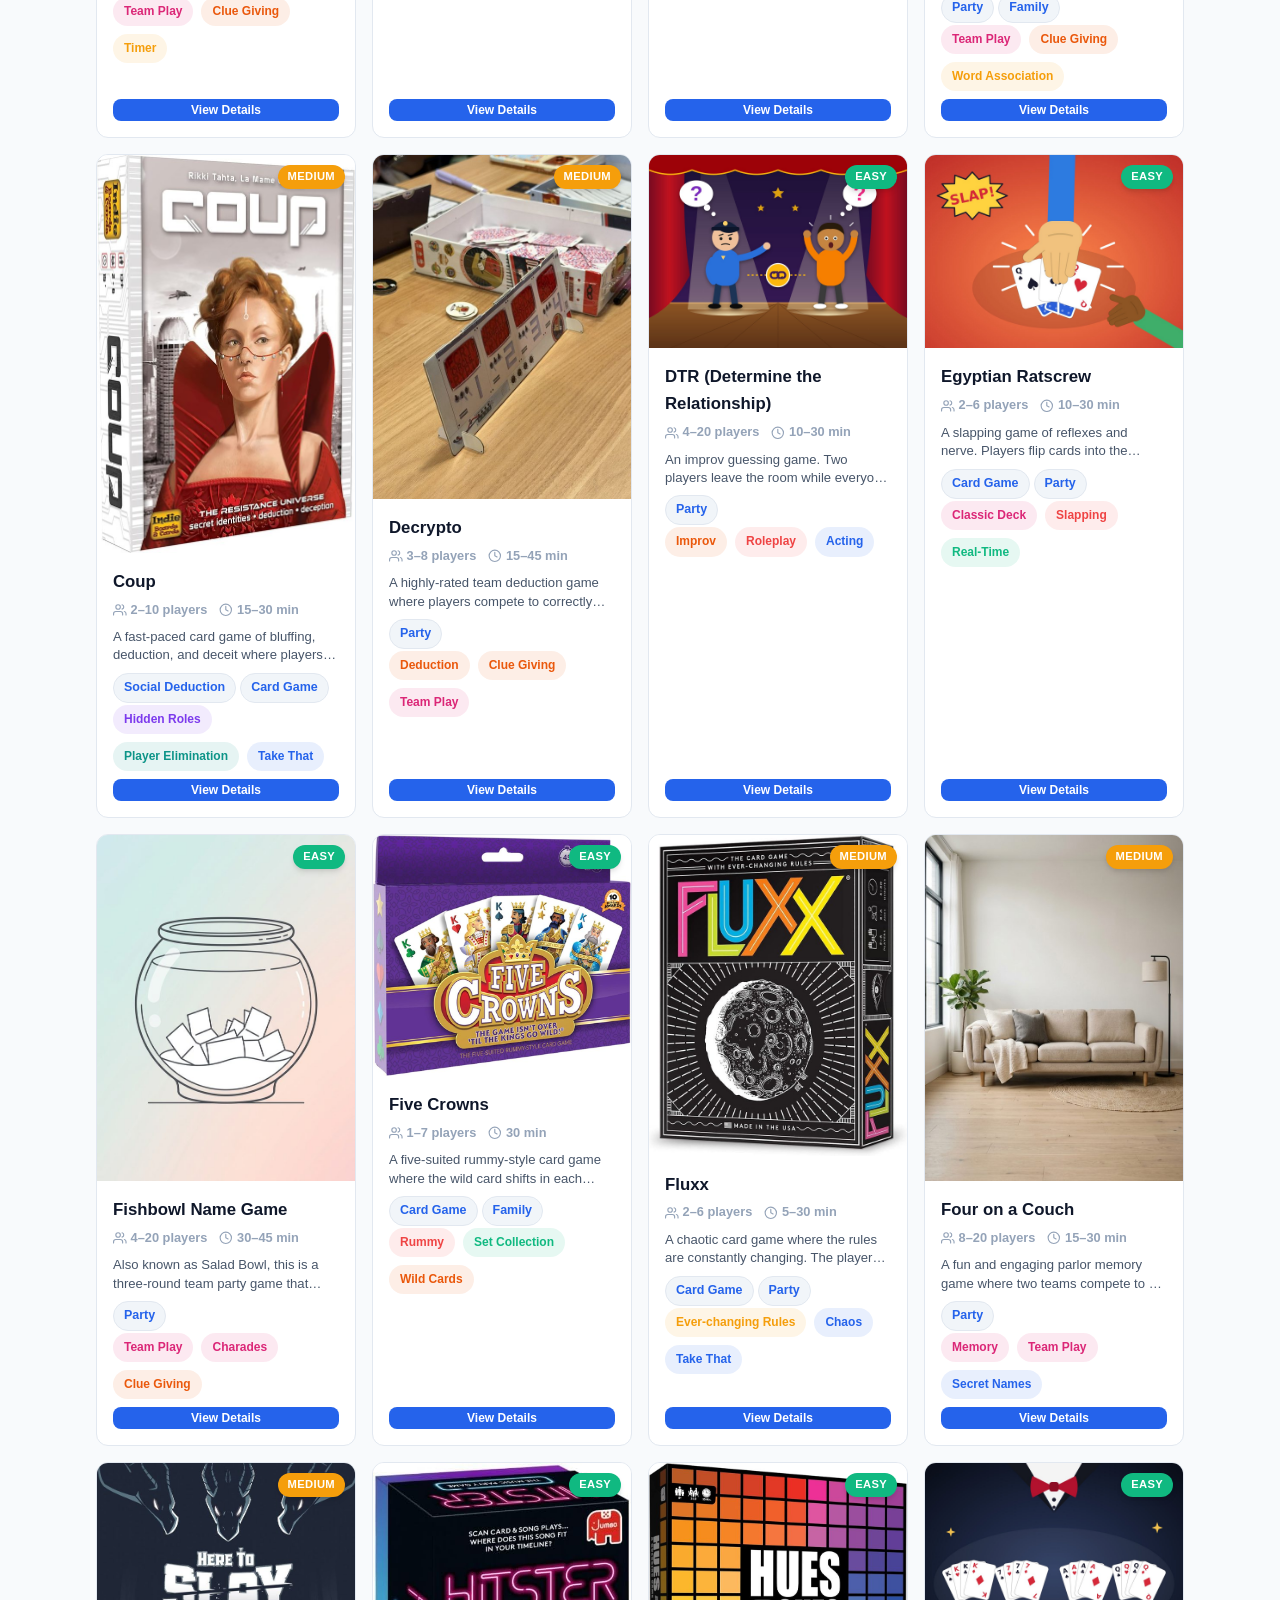
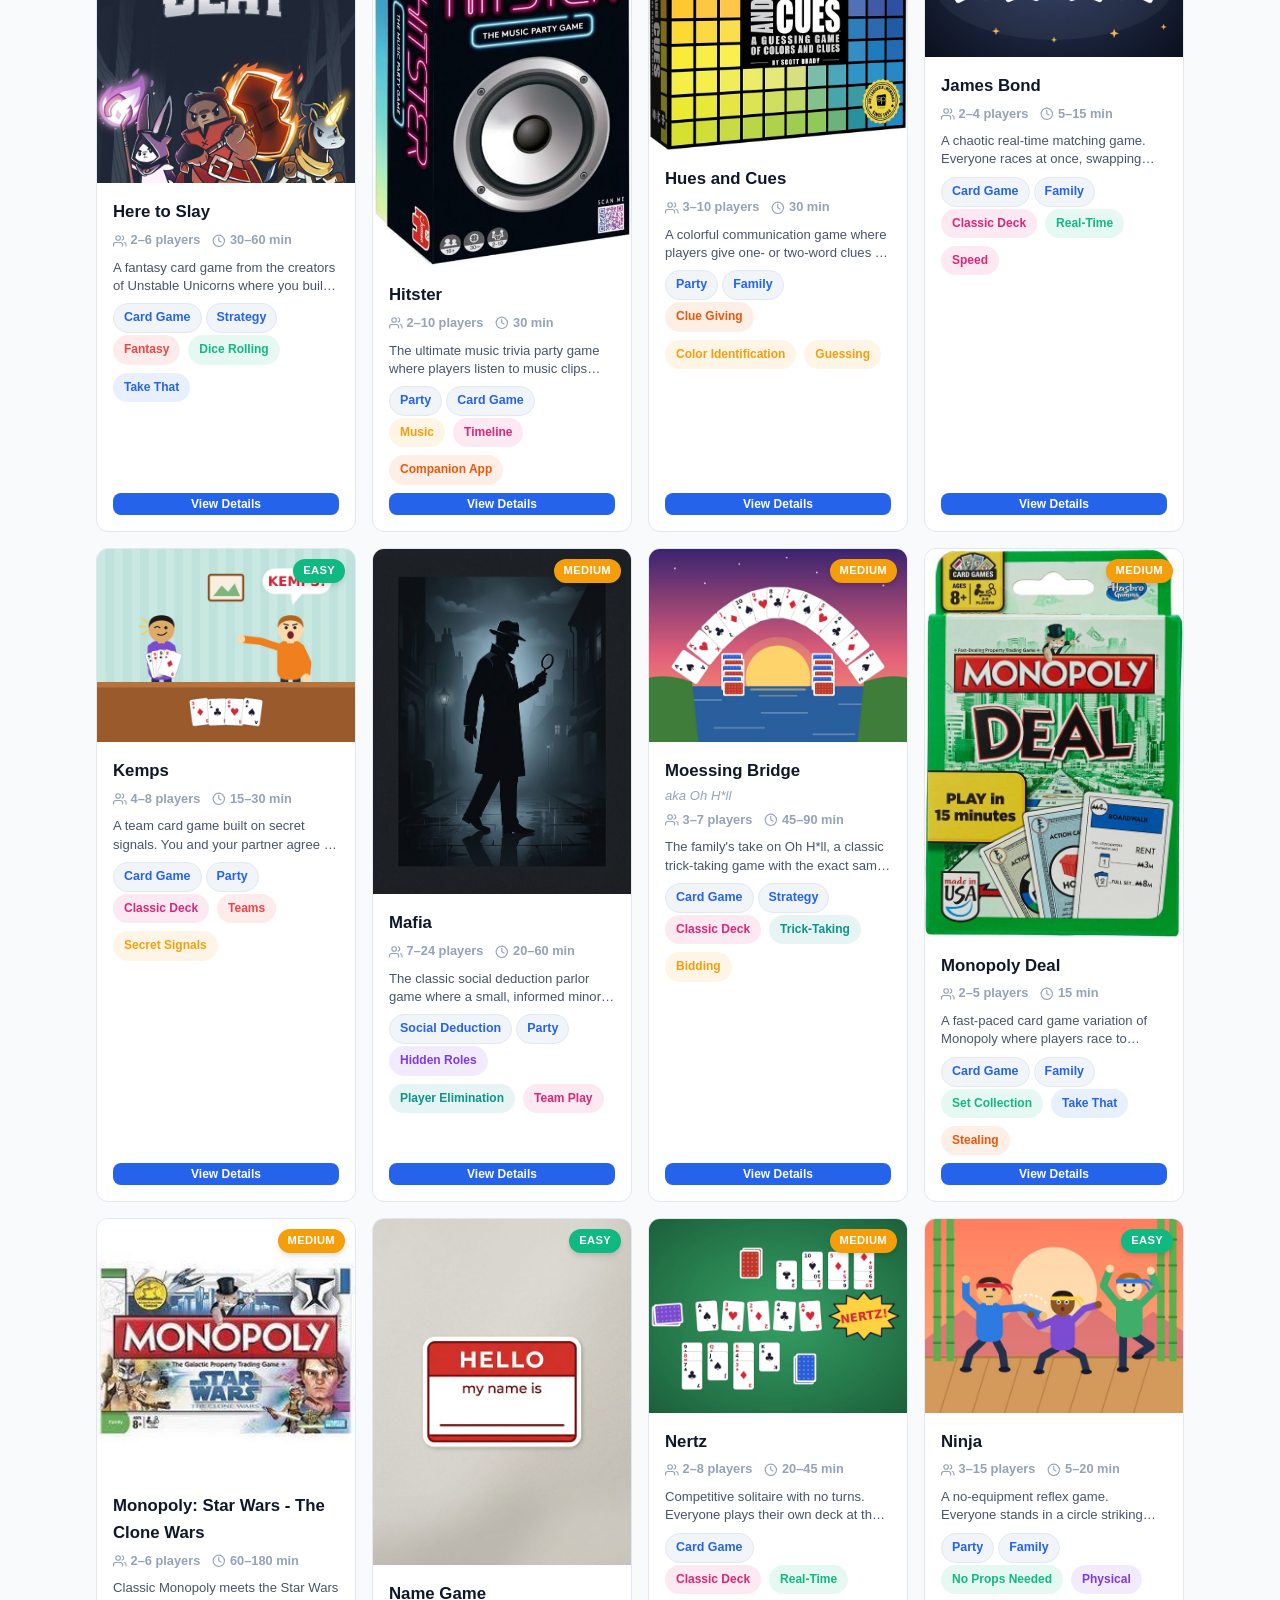
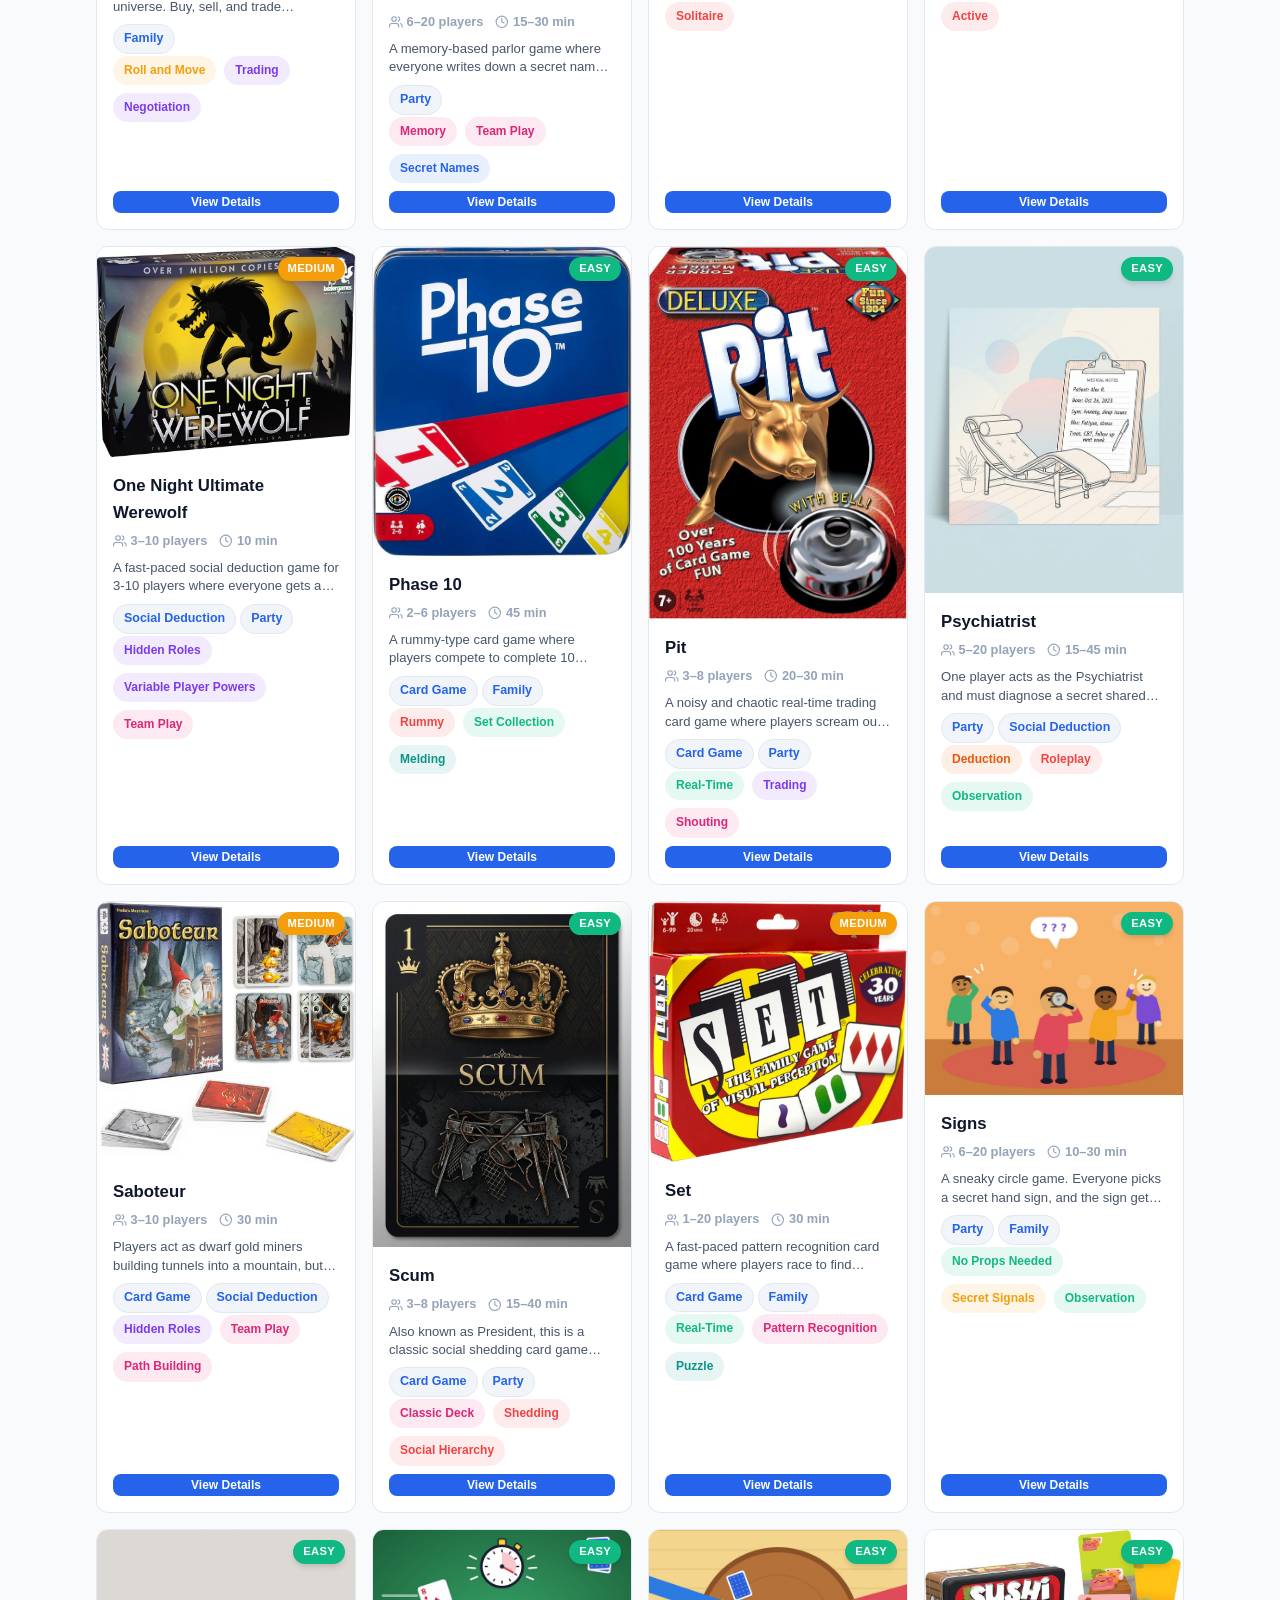
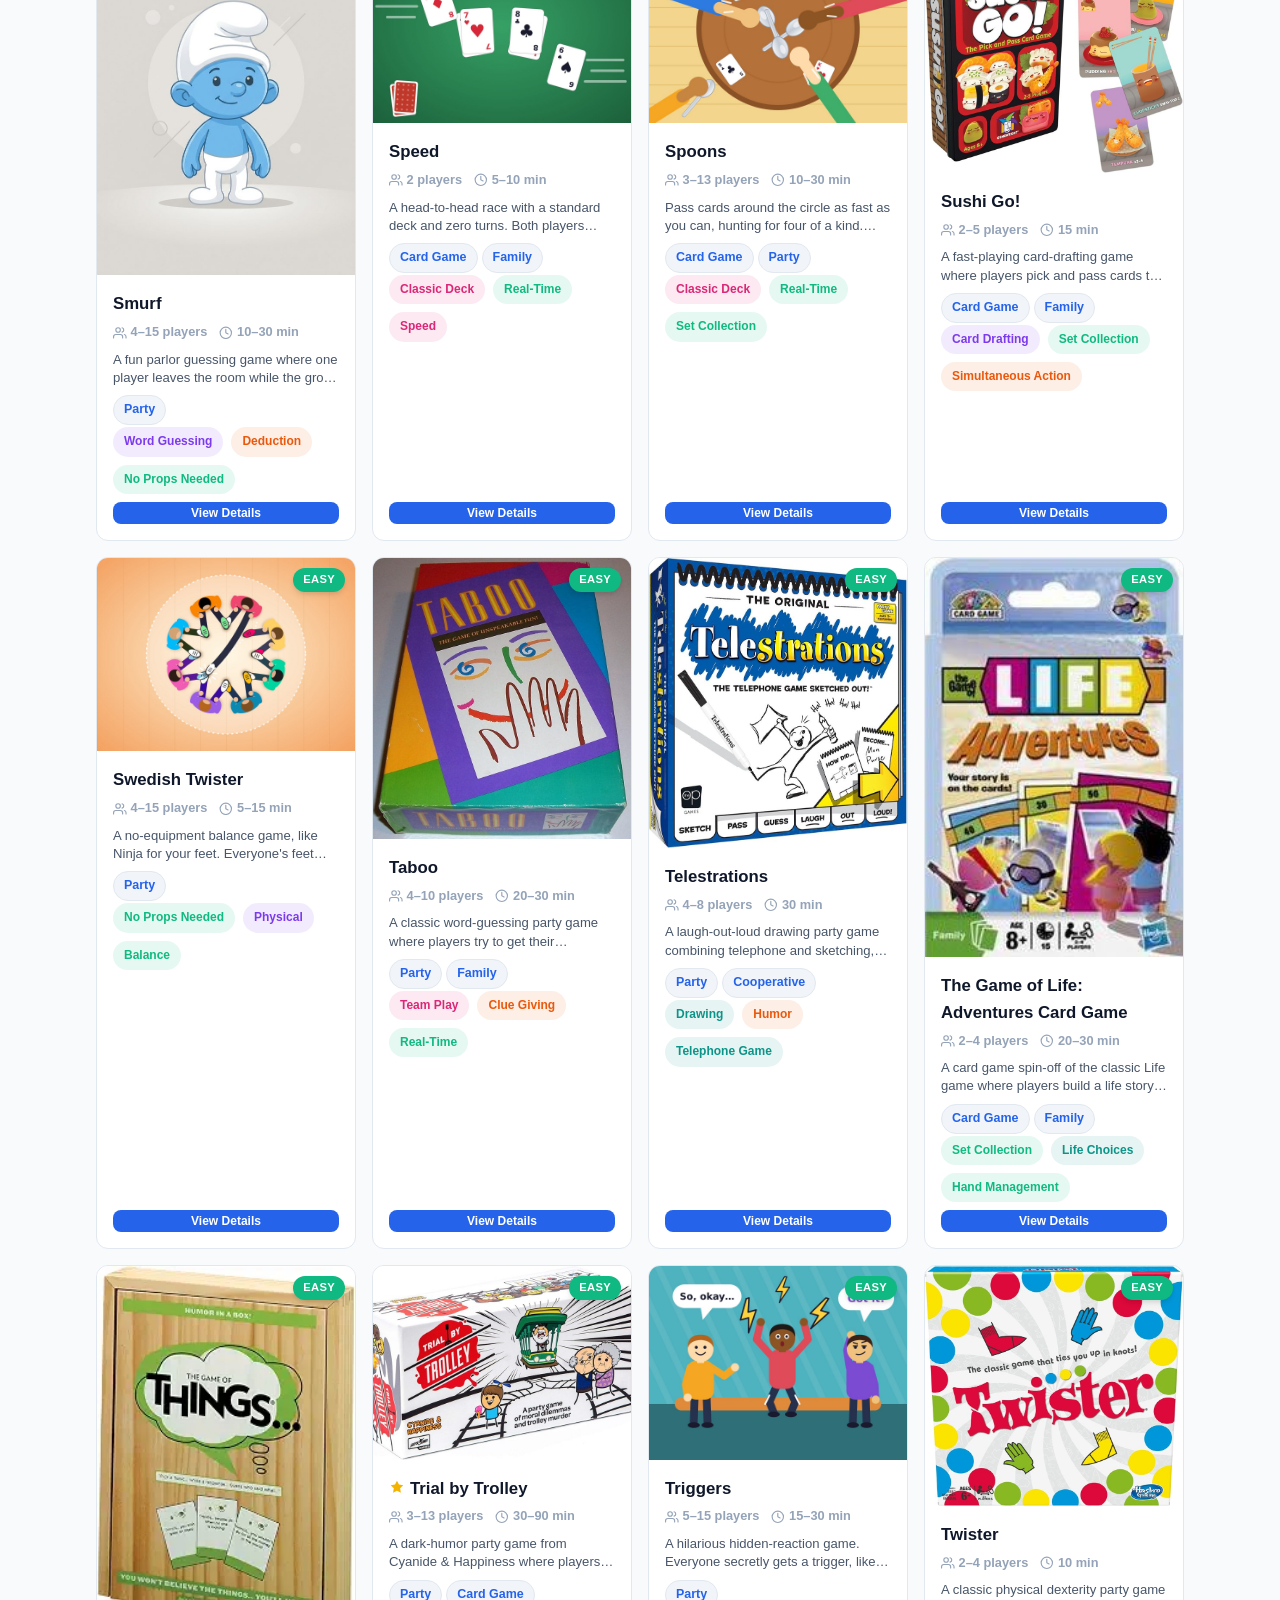
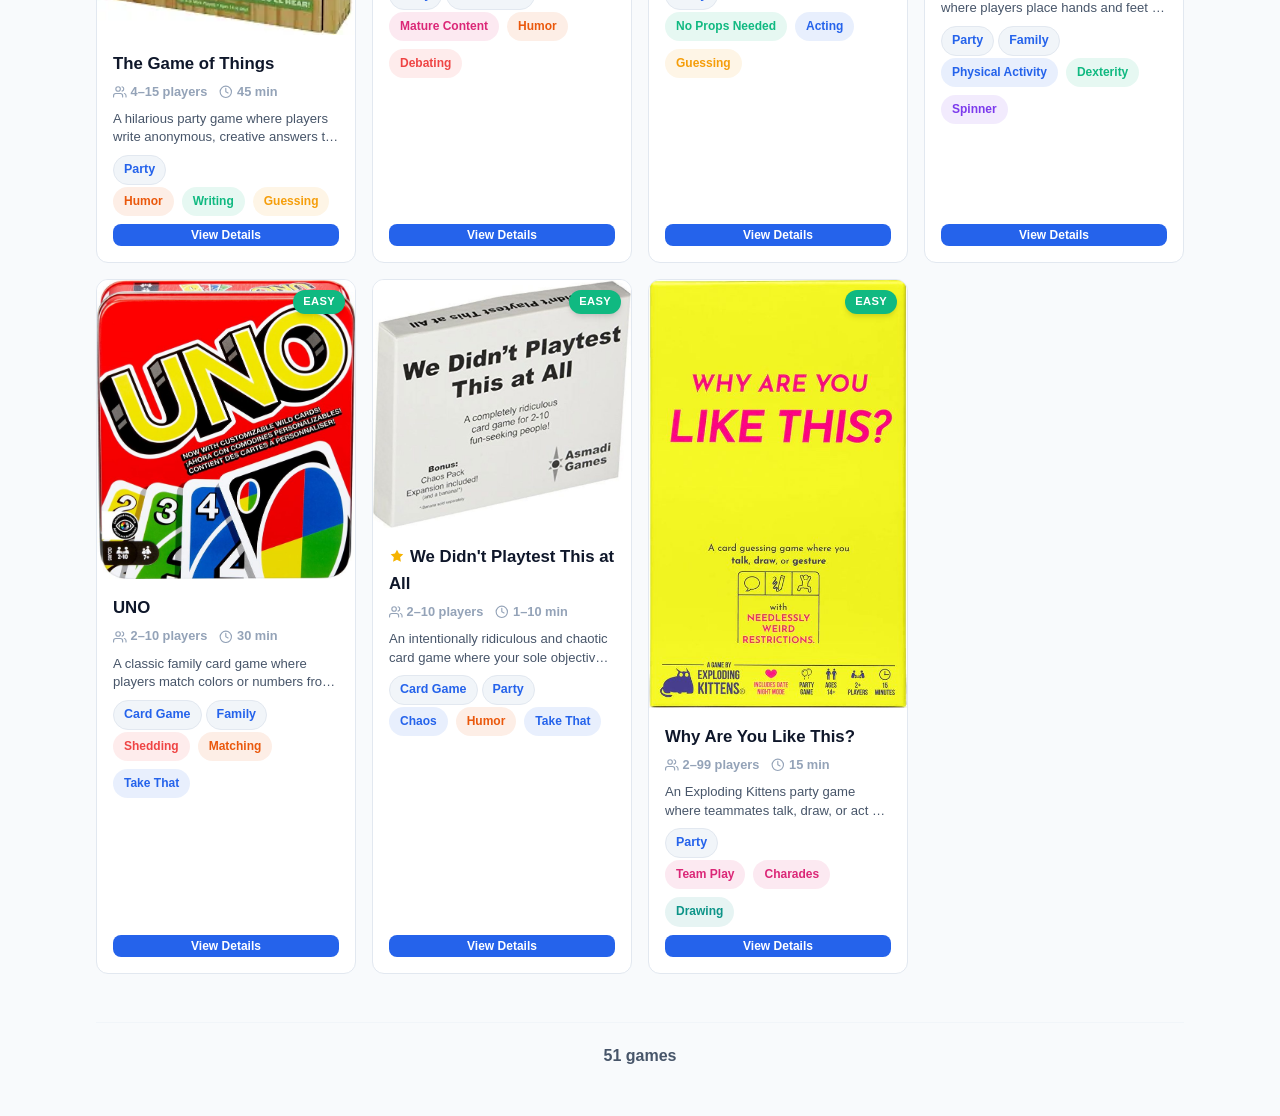
<file: games/index.html>
<!DOCTYPE html>
<html lang="en">

<head>
    <meta charset="UTF-8">
    <meta name="viewport" content="width=device-width, initial-scale=1.0">
    <title>Game Library - Tyler Moessing</title>
    <link rel="icon" type="image/svg+xml" href="../assets/logo.svg" />
    <link rel="stylesheet" href="css/games.css">
    <script type="module" src="js/games-main.js"></script>
</head>

<body>
    <!-- Page is assembled from js/components/ (see LibraryShell.js). -->
    <div id="app"></div>
</body>

</html>
</file>
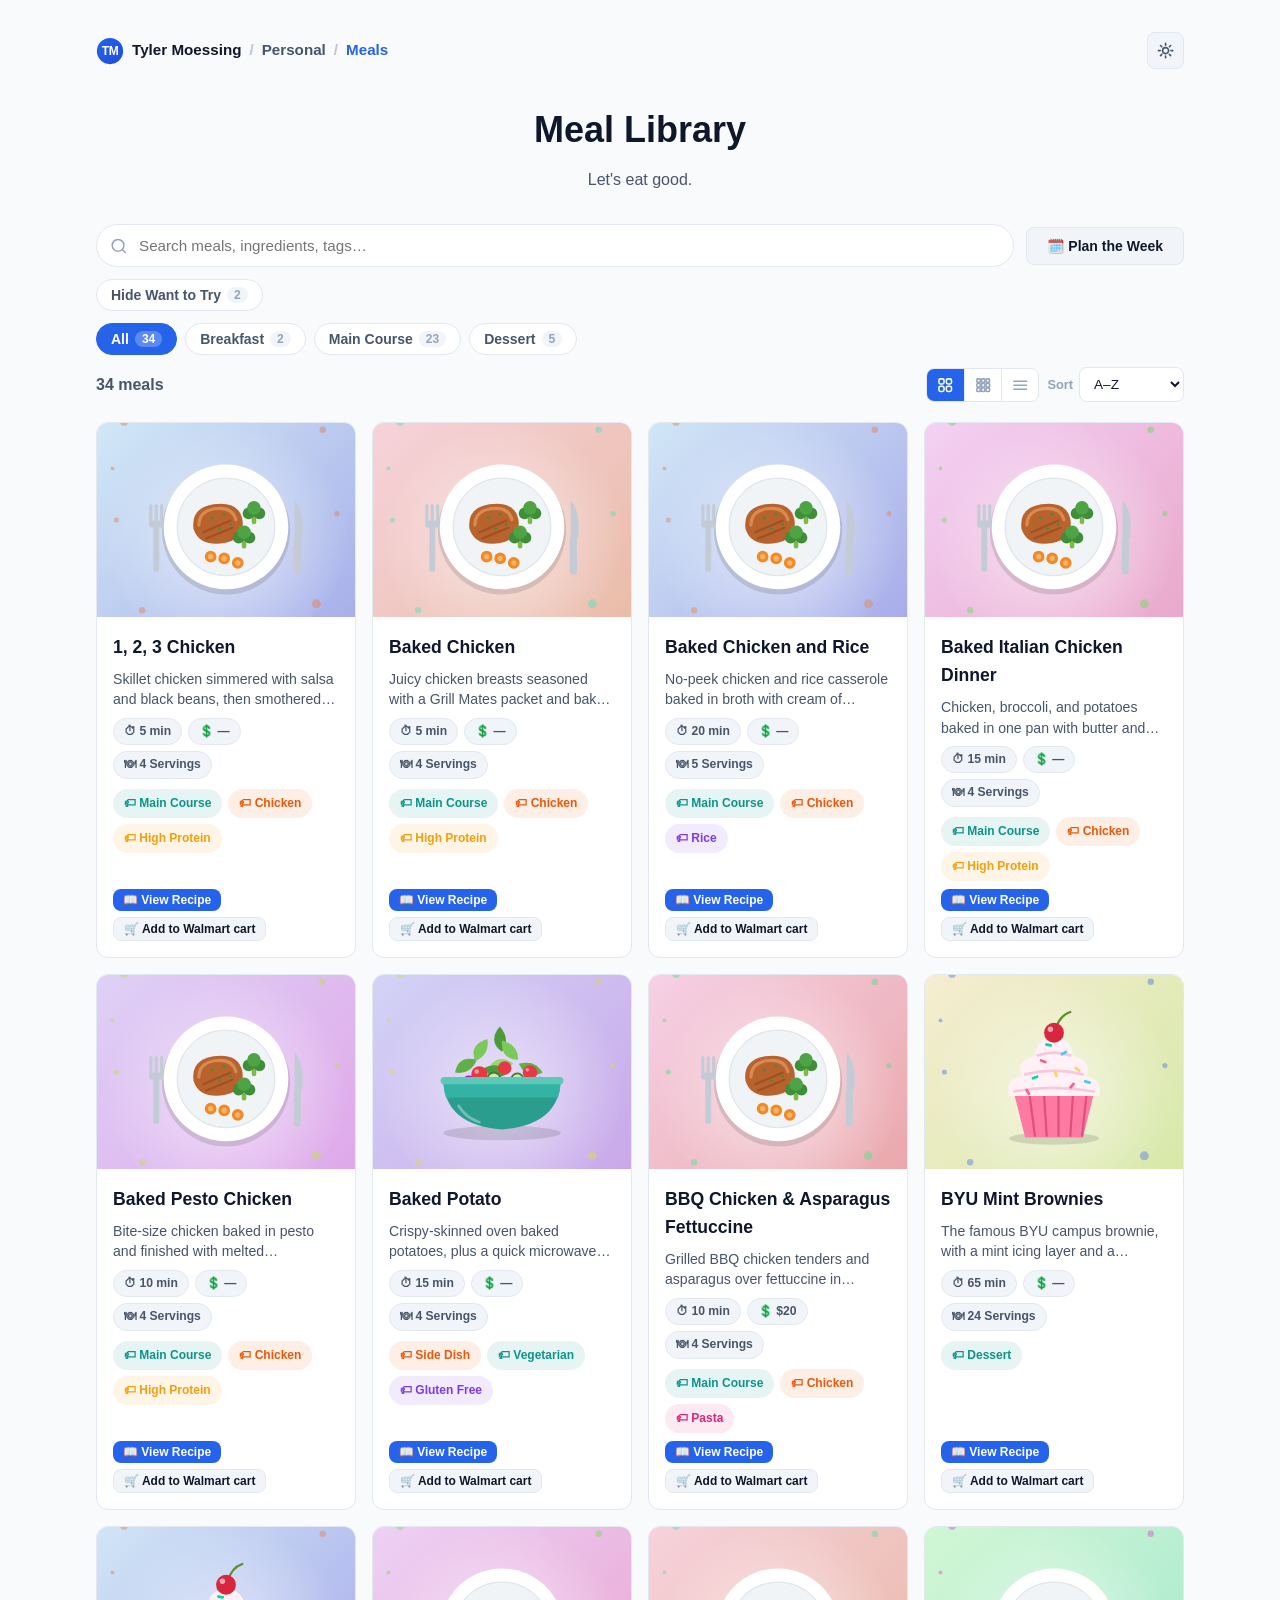
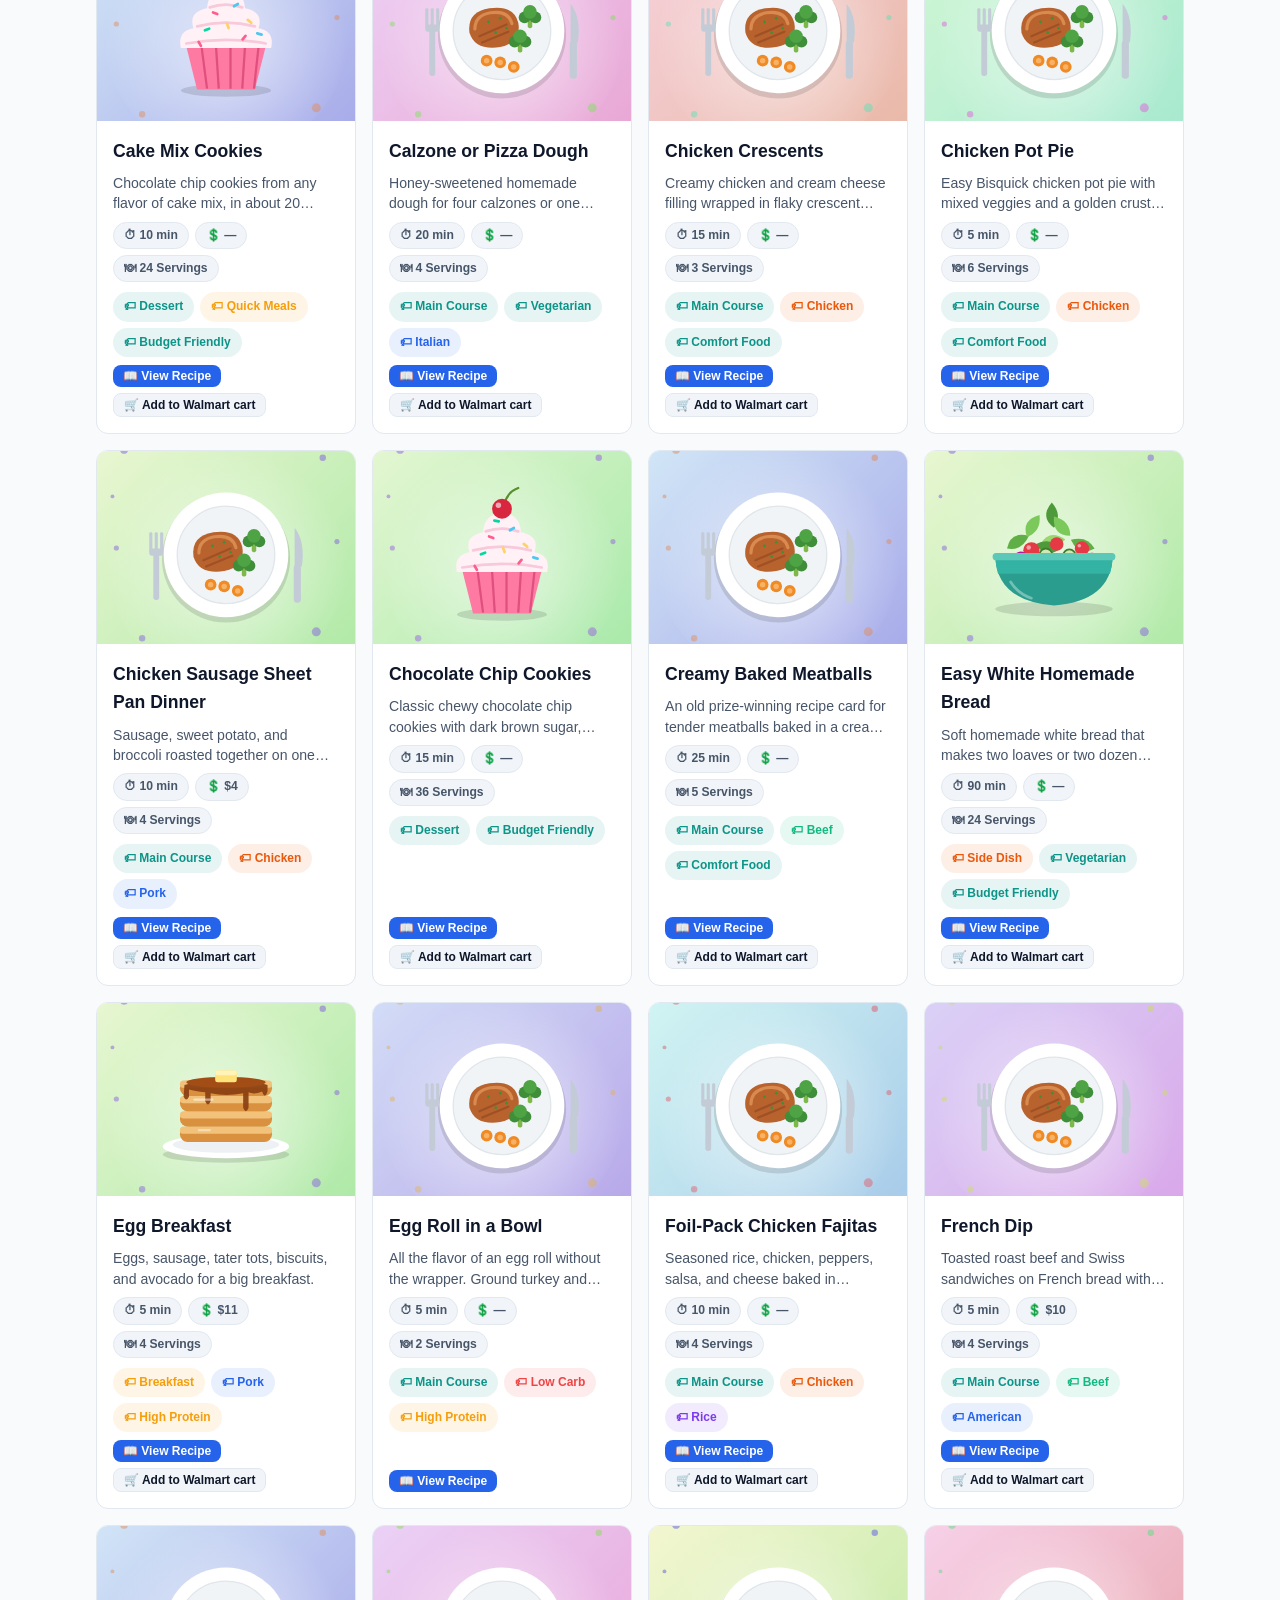
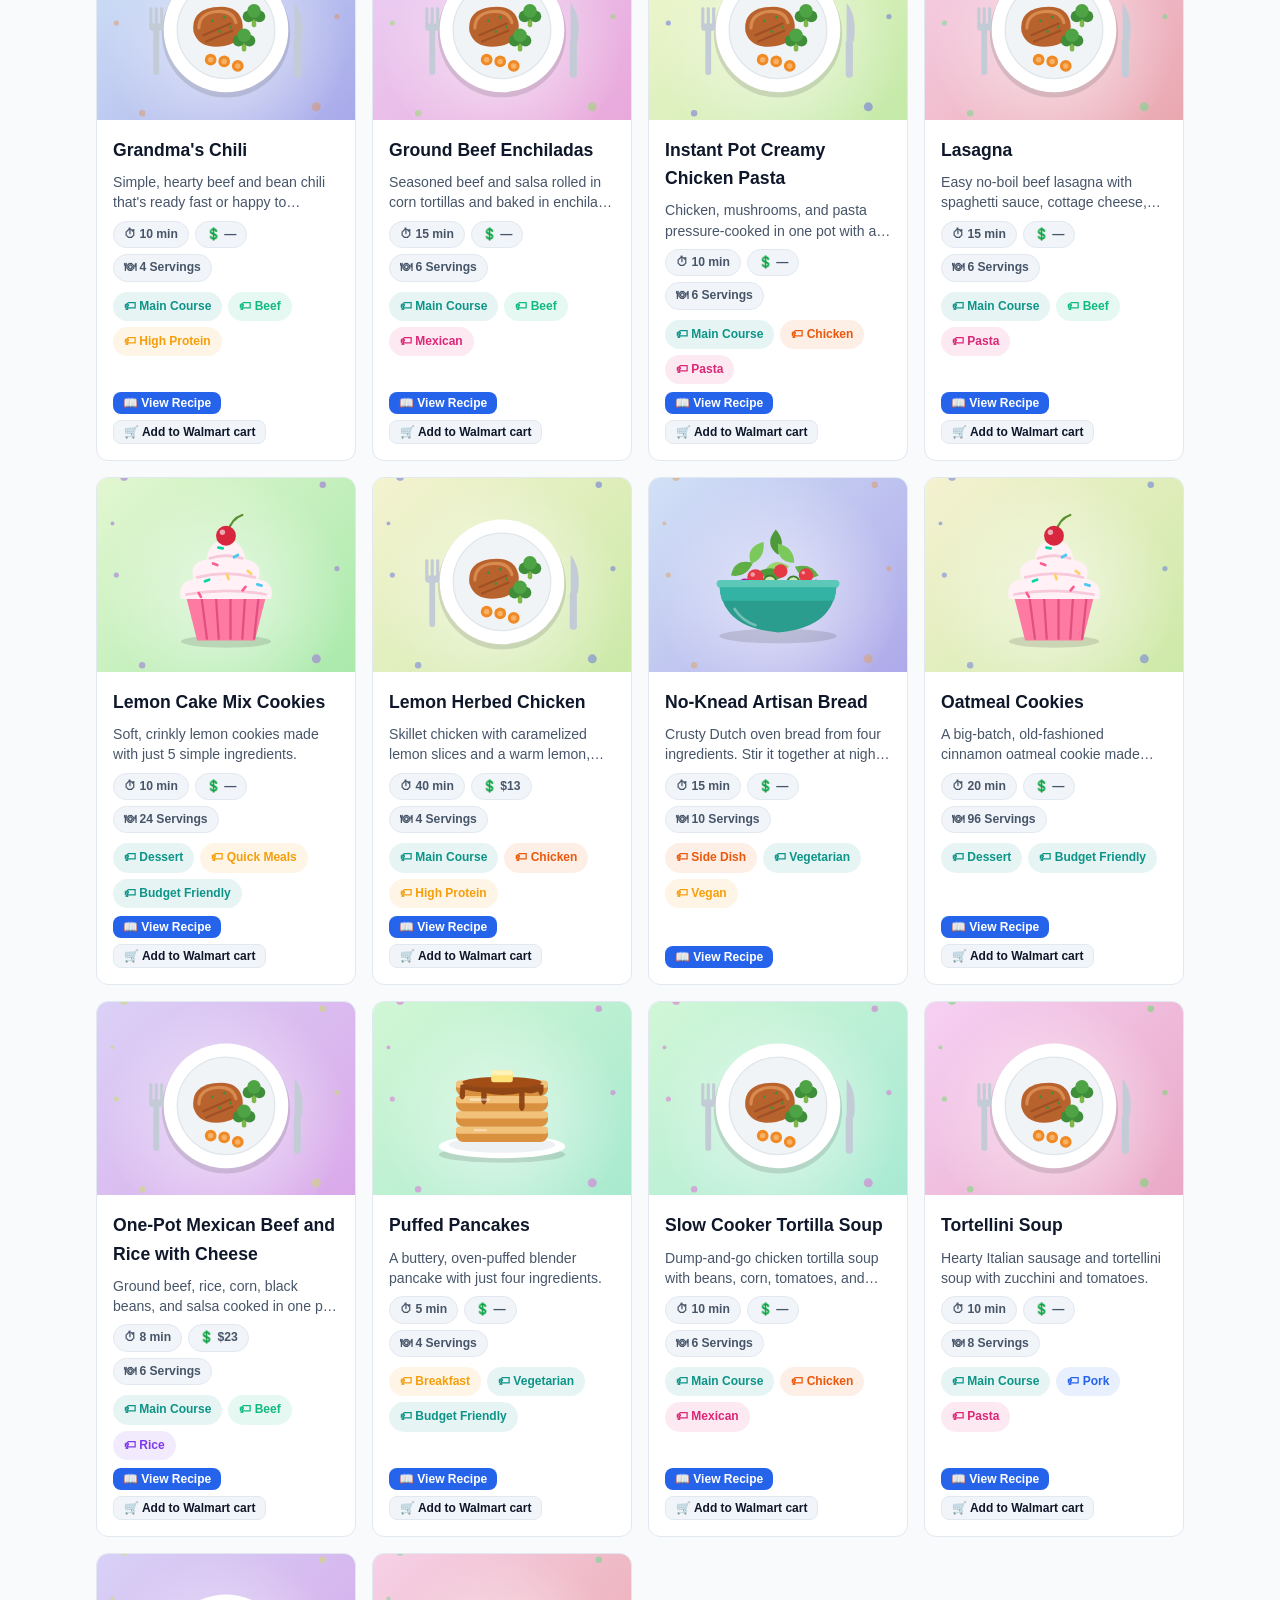
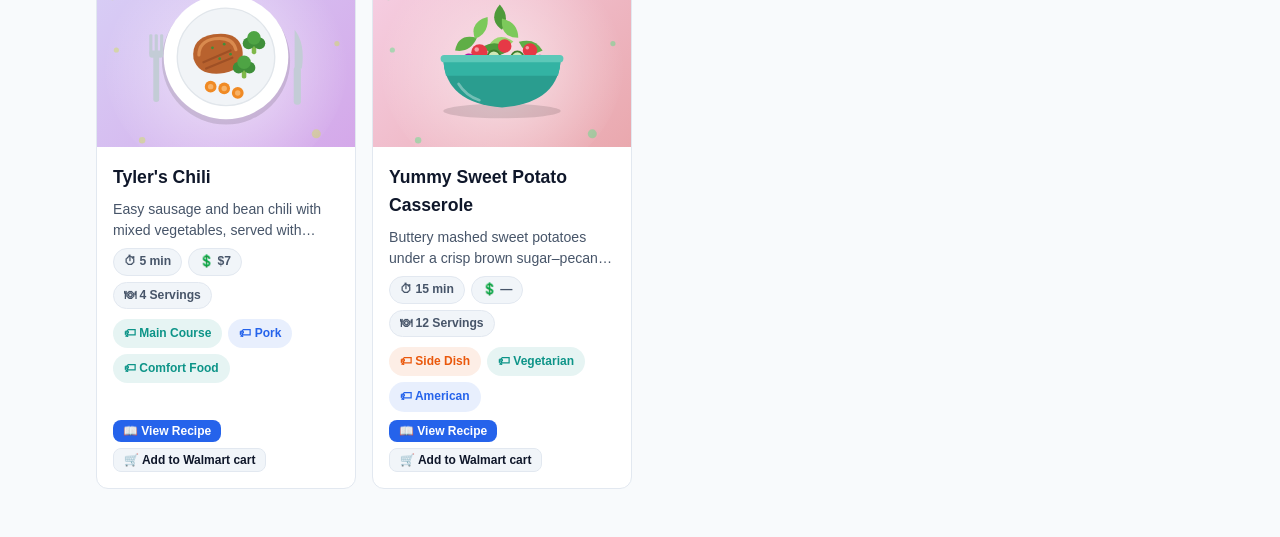
<file: meal-library/index.html>
<!DOCTYPE html>
<html lang="en">

<head>
    <meta charset="UTF-8">
    <meta name="viewport" content="width=device-width, initial-scale=1.0">
    <title>Meal Library - Tyler Moessing</title>
    <link rel="icon" type="image/svg+xml" href="../assets/logo.svg" />
    <link rel="stylesheet" href="../meals/css/meals.css">
    <script type="module" src="../meals/js/meals-main.js"></script>
</head>

<body>
    <div class="library-page">
        <header class="library-header">
            <nav class="site-crumbs" aria-label="Breadcrumb">
                <a href="../" class="crumb-home">
                    <img src="../assets/logo.svg" alt="" class="crumb-logo" width="28" height="28">
                    <span>Tyler Moessing</span>
                </a>
                <span class="crumb-sep" aria-hidden="true">/</span>
                <a href="../#/personal" class="crumb-link">Personal</a>
                <span class="crumb-sep" aria-hidden="true">/</span>
                <span class="crumb-current" aria-current="page">Meals</span>
            </nav>
            <button id="theme-toggle" class="theme-toggle-btn" aria-label="Toggle theme">
                <svg class="sun-icon icon icon-stroke" viewBox="0 0 24 24" xmlns="http://www.w3.org/2000/svg"><path d="M12 3v2.25m6.364.386-1.591 1.591M21 12h-2.25m-.386 6.364-1.591-1.591M12 18.75V21m-4.773-4.227-1.591 1.591M5.25 12H3m4.227-4.773L5.636 5.636M15.75 12a3.75 3.75 0 1 1-7.5 0 3.75 3.75 0 0 1 7.5 0Z" /></svg>
                <svg class="moon-icon icon icon-stroke" viewBox="0 0 24 24" xmlns="http://www.w3.org/2000/svg" style="display: none;"><path d="M21.752 15.002A9.718 9.718 0 0 1 18 15.75c-5.385 0-9.75-4.365-9.75-9.75 0-1.33.266-2.597.748-3.752A9.753 9.753 0 0 0 3 11.25C3 16.635 7.365 21 12.75 21a9.753 9.753 0 0 0 9.002-5.998Z" /></svg>
            </button>
        </header>

        <div class="library-hero">
            <h1>Meal Library</h1>
            <p>Let's eat good.</p>
        </div>

        <div class="meals-search-row">
            <div class="meals-search">
                <svg class="search-icon icon icon-stroke" viewBox="0 0 24 24" fill="none" stroke="currentColor" stroke-width="2.5" stroke-linecap="round" stroke-linejoin="round"><circle cx="11" cy="11" r="8"/><path d="m21 21-4.3-4.3"/></svg>
                <input type="search" id="meal-search" placeholder="Search meals, ingredients, tags…" aria-label="Search meals">
            </div>
            <button type="button" id="plan-week-btn" class="btn btn-secondary">🗓️ Plan the Week</button>
        </div>

        <div id="tag-toggles" class="course-filter" role="group" aria-label="Recipe filters"></div>
        <div id="course-filter" class="course-filter" role="group" aria-label="Filter by course"></div>

        <div class="meals-toolbar">
            <span id="meals-count" class="meals-count"></span>
            <div class="toolbar-controls">
                <div class="view-toggle" role="group" aria-label="View mode">
                    <button type="button" id="view-grid" class="view-btn active" data-view="grid" aria-label="Large cards" title="Large cards" aria-pressed="true">
                        <svg class="icon icon-stroke" viewBox="0 0 24 24" xmlns="http://www.w3.org/2000/svg"><path d="M3.75 6A2.25 2.25 0 0 1 6 3.75h2.25A2.25 2.25 0 0 1 10.5 6v2.25a2.25 2.25 0 0 1-2.25 2.25H6a2.25 2.25 0 0 1-2.25-2.25V6ZM3.75 15.75A2.25 2.25 0 0 1 6 13.5h2.25a2.25 2.25 0 0 1 2.25 2.25V18a2.25 2.25 0 0 1-2.25 2.25H6A2.25 2.25 0 0 1 3.75 18v-2.25ZM13.5 6a2.25 2.25 0 0 1 2.25-2.25H18A2.25 2.25 0 0 1 20.25 6v2.25A2.25 2.25 0 0 1 18 10.5h-2.25a2.25 2.25 0 0 1-2.25-2.25V6ZM13.5 15.75a2.25 2.25 0 0 1 2.25-2.25H18a2.25 2.25 0 0 1 2.25 2.25V18A2.25 2.25 0 0 1 18 20.25h-2.25A2.25 2.25 0 0 1 13.5 18v-2.25Z" /></svg>
                    </button>
                    <button type="button" id="view-compact" class="view-btn" data-view="compact" aria-label="Small cards" title="Small cards" aria-pressed="false">
                        <svg class="icon icon-stroke" viewBox="0 0 24 24" xmlns="http://www.w3.org/2000/svg"><rect x="3.75" y="3.75" width="4.5" height="4.5" rx="1"/><rect x="9.75" y="3.75" width="4.5" height="4.5" rx="1"/><rect x="15.75" y="3.75" width="4.5" height="4.5" rx="1"/><rect x="3.75" y="9.75" width="4.5" height="4.5" rx="1"/><rect x="9.75" y="9.75" width="4.5" height="4.5" rx="1"/><rect x="15.75" y="9.75" width="4.5" height="4.5" rx="1"/><rect x="3.75" y="15.75" width="4.5" height="4.5" rx="1"/><rect x="9.75" y="15.75" width="4.5" height="4.5" rx="1"/><rect x="15.75" y="15.75" width="4.5" height="4.5" rx="1"/></svg>
                    </button>
                    <button type="button" id="view-list" class="view-btn" data-view="list" aria-label="Compact list" title="Compact list" aria-pressed="false">
                        <svg class="icon icon-stroke" viewBox="0 0 24 24" xmlns="http://www.w3.org/2000/svg"><path d="M3.75 6.75h16.5M3.75 12h16.5m-16.5 5.25h16.5" /></svg>
                    </button>
                </div>
                <label>Sort
                    <select id="meal-sort">
                        <option value="alpha">A–Z</option>
                        <option value="time">Prep Time</option>
                        <option value="cost">Cost</option>
                        <option value="servings">Servings</option>
                    </select>
                </label>
            </div>
        </div>

        <div id="meals-grid" class="meals-grid"></div>
    </div>
</body>

</html>
</file>
<file: css/main.css>
@import "variables.css";
@import "base.css";
@import "layout.css";
@import "sidebar.css";
@import "cards.css";
@import "timeline.css";
@import "search.css";
@import "responsive.css";
</file>
<file: games/css/games.css>
/* Game library styles.
   Inherit the site's tokens, buttons, cards, and dark mode, then add the
   grid / cards / modal / picker layers on top. */
@import "../../css/variables.css";
@import "../../css/base.css";
@import "../../css/cards.css";
@import "../../css/crumbs.css";

/* The hidden attribute must win over component display rules below. */
[hidden] { display: none !important; }

/* ---------- icons (see js/icons.js) ---------- */
.icon.icon-md { width: 0.95rem; height: 0.95rem; }
.icon.icon-lg { width: 1.1rem; height: 1.1rem; }
.icon.icon-xl { width: 1.6rem; height: 1.6rem; }
.icon.icon-hero { width: 3rem; height: 3rem; }
.btn-icon { gap: 6px; }

/* ---------- tag colors (see tagColorClass in js/filters.js) ---------- */
.skill-tag.tag-color-1 { background: var(--tag-1-bg); color: var(--tag-1-text); border-color: transparent; }
.skill-tag.tag-color-2 { background: var(--tag-2-bg); color: var(--tag-2-text); border-color: transparent; }
.skill-tag.tag-color-3 { background: var(--tag-3-bg); color: var(--tag-3-text); border-color: transparent; }
.skill-tag.tag-color-4 { background: var(--tag-4-bg); color: var(--tag-4-text); border-color: transparent; }
.skill-tag.tag-color-5 { background: var(--tag-5-bg); color: var(--tag-5-text); border-color: transparent; }
.skill-tag.tag-color-6 { background: var(--tag-6-bg); color: var(--tag-6-text); border-color: transparent; }
.skill-tag.tag-color-7 { background: var(--tag-7-bg); color: var(--tag-7-text); border-color: transparent; }
.skill-tag.tag-color-8 { background: var(--tag-8-bg); color: var(--tag-8-text); border-color: transparent; }

/* ---------- page shell ---------- */
.library-page {
  max-width: 1120px;
  margin: 0 auto;
  padding: var(--spacing-2xl) var(--spacing-lg) var(--spacing-3xl);
}
.library-header {
  display: flex;
  justify-content: space-between;
  align-items: center;
  margin-bottom: var(--spacing-2xl);
}
.theme-toggle-btn {
  background: var(--bg-tertiary);
  border: 1px solid var(--border-color);
  border-radius: var(--radius-md);
  padding: 8px;
  cursor: pointer;
  color: var(--text-secondary);
  display: inline-flex;
  align-items: center;
  transition: all 0.2s ease;
}
.theme-toggle-btn:hover { border-color: var(--primary-blue); color: var(--primary-blue); }
.theme-toggle-btn .icon { width: 1.2rem; height: 1.2rem; }

.library-hero { text-align: center; margin-bottom: var(--spacing-2xl); }
.library-hero h1 { font-size: 2.25rem; font-weight: 800; color: var(--text-primary); margin-bottom: var(--spacing-sm); }
.library-hero p { color: var(--text-secondary); max-width: 620px; margin: 0 auto; }

.library-toolbar {
  display: flex;
  justify-content: space-between;
  align-items: center;
  gap: var(--spacing-md);
  flex-wrap: wrap;
  margin-bottom: var(--spacing-xl);
}
.library-footer-count {
  margin-top: var(--spacing-3xl);
  text-align: center;
  border-top: 1px solid var(--border-color-light);
  padding-top: var(--spacing-xl);
}
.games-count { font-size: 1rem; font-weight: 700; color: var(--text-secondary); }

/* ---------- search with tag autocomplete ---------- */
.search-container {
  position: relative;
  flex: 1;
  max-width: 420px;
  display: flex;
  flex-direction: column;
}
.search-box {
  position: relative;
  display: flex;
  flex-wrap: wrap;
  align-items: center;
  gap: 6px;
  padding: 6px 12px 6px 36px;
  border: 1px solid var(--border-color);
  border-radius: var(--radius-md);
  background: var(--card-bg);
  min-height: 40px;
  box-sizing: border-box;
  transition: all 0.2s ease;
  cursor: text;
}
.search-box:focus-within {
  border-color: var(--primary-blue);
  box-shadow: 0 0 0 3px rgba(37, 99, 235, 0.15);
}
.search-box .search-icon {
  position: absolute;
  left: 12px;
  top: 12px;
  width: 1.1rem;
  height: 1.1rem;
  color: var(--text-muted);
  pointer-events: none;
}
.search-tags { display: flex; flex-wrap: wrap; gap: 6px; align-items: center; }
.search-input {
  flex: 1;
  min-width: 100px;
  border: none;
  background: transparent;
  color: var(--text-primary);
  font-size: 0.9rem;
  outline: none;
  padding: 2px 0;
  margin: 0;
}
.search-suggestions {
  position: absolute;
  top: 100%;
  left: 0;
  right: 0;
  background: var(--card-bg);
  border: 1px solid var(--border-color);
  border-radius: var(--radius-md);
  box-shadow: var(--shadow-lg);
  z-index: 1000;
  margin-top: 4px;
  max-height: 220px;
  overflow-y: auto;
  padding: 4px 0;
}
.search-pill {
  display: inline-flex;
  align-items: center;
  gap: 6px;
  padding: 2px 8px;
  background: var(--bg-tertiary);
  border: 1px solid var(--border-color);
  border-radius: var(--radius-md);
  font-size: 0.78rem;
  font-weight: 700;
  color: var(--primary-blue);
}
.remove-tag-btn {
  cursor: pointer;
  font-weight: 800;
  opacity: 0.6;
  margin-left: 2px;
  background: none;
  border: none;
  padding: 0;
  color: inherit;
  font-size: inherit;
  line-height: 1;
}
.suggestion-item {
  padding: 8px 14px;
  font-size: 0.85rem;
  color: var(--text-secondary);
  cursor: pointer;
  transition: background 0.15s ease, color 0.15s ease;
  display: flex;
  justify-content: space-between;
  align-items: center;
}
.suggestion-item:hover, .suggestion-item.active {
  background: var(--bg-tertiary);
  color: var(--primary-blue);
}
.suggestion-type {
  font-size: 0.7rem;
  text-transform: uppercase;
  letter-spacing: 0.05em;
  color: var(--text-muted);
  font-weight: 700;
}
.toolbar-controls { display: flex; gap: var(--spacing-sm); align-items: center; flex-wrap: wrap; }
.toolbar-controls label,
.picker-match-controls label {
  font-size: 0.8rem;
  color: var(--text-muted);
  font-weight: 600;
  display: flex;
  align-items: center;
  gap: 6px;
}
#library-sort,
#picker-match-sort {
  padding: 8px 10px;
  border: 1px solid var(--border-color);
  border-radius: var(--radius-md);
  background: var(--card-bg);
  color: var(--text-primary);
  font-size: 0.85rem;
  cursor: pointer;
}

/* ---------- view toggle ---------- */
.view-toggle {
  display: inline-flex;
  border: 1px solid var(--border-color);
  border-radius: var(--radius-md);
  overflow: hidden;
  background: var(--card-bg);
}
.view-btn {
  display: inline-flex;
  align-items: center;
  justify-content: center;
  padding: 7px 9px;
  background: transparent;
  border: none;
  cursor: pointer;
  color: var(--text-muted);
  transition: all 0.2s ease;
}
.view-btn:not(:last-child) { border-right: 1px solid var(--border-color); }
.view-btn:hover { color: var(--primary-blue); }
.view-btn.active { background: var(--primary-blue); color: #fff; }
.view-btn .icon { width: 1.15rem; height: 1.15rem; }

/* ---------- grid + game card ---------- */
.games-grid {
  display: grid;
  grid-template-columns: repeat(auto-fit, minmax(min(100%, 240px), 1fr));
  gap: var(--spacing-lg);
}

/* Card default styling for desc & categories */
.game-card-desc {
  display: -webkit-box;
  -webkit-line-clamp: 2;
  -webkit-box-orient: vertical;
  overflow: hidden;
  font-size: 0.82rem;
  color: var(--text-secondary);
  line-height: 1.4;
  margin: 0;
}
.game-card-categories {
  display: flex;
  flex-wrap: wrap;
  gap: var(--spacing-xs);
}
.game-card-categories .category-tag {
  background: var(--bg-tertiary);
  color: var(--primary-blue);
  border: 1px solid var(--border-color);
  font-weight: 700;
  font-size: 0.78rem;
}
.game-card-main-info { display: flex; flex-direction: column; gap: var(--spacing-xs); }

/* small cards: denser grid, just cover + title + players/time */
.games-grid.compact-view {
  grid-template-columns: repeat(auto-fill, minmax(min(100%, 160px), 1fr));
  gap: var(--spacing-md);
}
.games-grid.compact-view .game-card-body { padding: var(--spacing-sm) var(--spacing-md) var(--spacing-md); gap: 4px; }
.games-grid.compact-view .game-card-title { font-size: 0.92rem; line-height: 1.3; }
.games-grid.compact-view .game-meta-row { gap: var(--spacing-sm); }
.games-grid.compact-view .game-meta { font-size: 0.74rem; }
.games-grid.compact-view .game-card-desc,
.games-grid.compact-view .game-card-categories,
.games-grid.compact-view .game-view-btn { display: none; }
.games-grid.compact-view .game-card-tags { gap: 4px; margin-top: 2px; }
.games-grid.compact-view .game-card-tags .skill-tag { padding: 1px 7px; font-size: 0.66rem; }
.games-grid.compact-view .game-cover-wrap .complexity-badge { font-size: 0.6rem; padding: 2px 7px; }

/* compact list: one slim row per game, thumbnail + title + players/time */
.games-grid.list-view {
  display: flex;
  flex-direction: column;
  gap: 6px;
}
.games-grid.list-view .game-card {
  flex-direction: row;
  align-items: center;
  border-radius: var(--radius-md);
}
.games-grid.list-view .game-card:hover { transform: translateX(3px); }
.games-grid.list-view .game-cover-wrap {
  flex: 0 0 56px;
  width: 56px;
  height: 42px;
  aspect-ratio: auto;
}
.games-grid.list-view .game-card-body {
  flex-direction: row;
  align-items: center;
  padding: 6px var(--spacing-md);
  gap: var(--spacing-md);
  min-width: 0;
}
.games-grid.list-view .game-card-main-info {
  flex-direction: row;
  align-items: center;
  flex-wrap: wrap;
  gap: 2px var(--spacing-md);
  flex: 1;
  min-width: 0;
}
.games-grid.list-view .game-card-title {
  font-size: 0.95rem;
  white-space: nowrap;
  overflow: hidden;
  text-overflow: ellipsis;
  max-width: 100%;
}
.games-grid.list-view .game-card-main-info { flex: 0 1 auto; }
/* tags sit inline, right after the players/time meta */
.games-grid.list-view .game-card-details-section {
  display: flex;
  flex: 1 1 0;
  min-width: 0;
  overflow: hidden;
}
.games-grid.list-view .game-card-categories { display: none; }
.games-grid.list-view .game-card-tags {
  flex-wrap: nowrap;
  gap: 6px;
  margin-top: 0;
  overflow: hidden;
}
.games-grid.list-view .game-card-tags .skill-tag { white-space: nowrap; flex-shrink: 0; padding: 2px 8px; font-size: 0.7rem; }
@media (max-width: 640px) {
  .games-grid.list-view .game-card-details-section { display: none; }
}
.games-grid.list-view .game-card-desc,
.games-grid.list-view .game-view-btn { display: none; }
.games-grid.list-view .game-cover-wrap .complexity-badge { display: none; }
.game-card {
  background: var(--card-bg);
  border: 1px solid var(--border-color);
  border-radius: var(--radius-lg);
  overflow: hidden;
  display: flex;
  flex-direction: column;
  cursor: pointer;
  transition: transform 0.25s ease, box-shadow 0.25s ease, border-color 0.25s ease;
  margin: 0;
}
.game-card:hover {
  border-color: var(--primary-blue-light);
  box-shadow: var(--shadow-lg);
  transform: translateY(-4px);
}
.game-cover-wrap { position: relative; aspect-ratio: 4 / 3; background: var(--bg-tertiary); }
.game-cover { width: 100%; height: 100%; object-fit: cover; display: block; }
.game-card-body {
  padding: var(--spacing-lg);
  display: flex;
  flex-direction: column;
  gap: var(--spacing-sm);
  flex: 1;
}
.game-card-title { font-size: 1.05rem; font-weight: 700; color: var(--text-primary); }
.game-card-aka { font-size: 0.82rem; font-style: italic; color: var(--text-muted); margin-top: -4px; }
.game-meta-row { display: flex; flex-wrap: wrap; gap: var(--spacing-md); }
.game-meta { display: inline-flex; align-items: center; gap: 4px; font-size: 0.8rem; color: var(--text-muted); font-weight: 600; }
.game-card-tags { margin-top: 2px; }
.game-view-btn { margin-top: auto; justify-content: center; }
.game-card:focus-within {
  border-color: var(--primary-blue);
  box-shadow: 0 0 0 3px rgba(37, 99, 235, 0.25);
}
.remove-tag-btn:hover, .remove-tag-btn:focus-visible { opacity: 1 !important; }

/* ---------- complexity badge ---------- */
.complexity-badge {
  display: inline-flex;
  align-items: center;
  padding: 3px 10px;
  border-radius: var(--radius-full);
  font-size: 0.7rem;
  font-weight: 700;
  text-transform: uppercase;
  letter-spacing: 0.03em;
  color: #fff;
}
.complexity-badge.easy { background: var(--color-volunteer); }
.complexity-badge.medium { background: var(--color-leadership); }
.complexity-badge.heavy { background: var(--color-service); }
.game-cover-wrap .complexity-badge {
  position: absolute;
  top: 10px;
  right: 10px;
  box-shadow: var(--shadow-md);
}

/* ---------- modal layer ---------- */
.game-modal-overlay {
  position: fixed;
  inset: 0;
  background: rgba(0, 0, 0, 0.65);
  backdrop-filter: blur(8px);
  -webkit-backdrop-filter: blur(8px);
  display: flex;
  align-items: flex-start;
  justify-content: center;
  padding: 4vh 1rem;
  z-index: 9500;
  opacity: 0;
  transition: opacity 0.2s ease;
  overflow-y: auto;
}
.game-modal-overlay.open { opacity: 1; }
.details-overlay { z-index: 10000; }
.game-modal {
  background: var(--card-bg);
  border: 1px solid var(--border-color);
  border-radius: var(--radius-xl);
  max-width: 640px;
  width: 100%;
  max-height: 88vh;
  overflow-y: auto;
  position: relative;
  transform: scale(0.96);
  transition: transform 0.2s ease;
  box-shadow: var(--shadow-xl);
}
.game-modal-overlay.open .game-modal { transform: scale(1); }
.picker-modal {
  max-width: 860px;
  width: 95%;
  max-height: 92vh;
  box-shadow: 0 25px 50px -12px rgba(0, 0, 0, 0.45);
}

.picker-step-card {
  background: var(--bg-secondary);
  border: 1px solid var(--border-color);
  border-radius: var(--radius-lg);
  padding: var(--spacing-xl);
  margin-bottom: var(--spacing-xl);
  transition: all 0.2s ease;
}
.game-modal-close {
  position: absolute;
  top: 12px;
  right: 12px;
  width: 34px;
  height: 34px;
  border-radius: var(--radius-full);
  border: 1px solid var(--border-color);
  background: var(--bg-tertiary);
  color: var(--text-secondary);
  font-size: 1rem;
  cursor: pointer;
  display: flex;
  align-items: center;
  justify-content: center;
  z-index: 2;
  transition: all 0.2s ease;
}
.game-modal-close:hover { background: var(--color-service); color: #fff; border-color: transparent; }
.game-modal-body { padding: var(--spacing-2xl); }

/* ---------- game details ---------- */
.game-details {
  display: flex;
  flex-direction: column;
  gap: var(--spacing-lg);
}
.game-details-cover-wrap {
  width: 100%;
  aspect-ratio: 16 / 9;
  border-radius: var(--radius-lg);
  overflow: hidden;
  background: var(--bg-tertiary);
}
@media (min-width: 641px) {
  .game-details {
    flex-direction: row;
    align-items: flex-start;
    gap: var(--spacing-xl);
  }
  .game-details-cover-wrap {
    flex: 0 0 200px;
    aspect-ratio: 3 / 4;
  }
  .game-details-info {
    flex: 1;
  }
}
.game-details-cover { width: 100%; height: 100%; object-fit: cover; display: block; }
.game-details-head {
  display: flex;
  align-items: center;
  gap: var(--spacing-md);
  flex-wrap: wrap;
  margin-bottom: var(--spacing-sm);
}
.game-details-title { font-size: 1.6rem; font-weight: 800; color: var(--text-primary); }
.game-details-aka { font-size: 0.95rem; font-style: italic; color: var(--text-muted); margin: -6px 0 var(--spacing-sm); }
.game-details-desc { color: var(--text-secondary); margin: var(--spacing-md) 0 var(--spacing-lg); }
.game-details-links {
  display: flex;
  gap: var(--spacing-sm);
  margin: var(--spacing-md) 0 var(--spacing-lg);
  flex-wrap: wrap;
}
.game-details-links .btn {
  display: inline-flex;
  align-items: center;
  gap: 6px;
  text-decoration: none;
}
.game-details-section { margin-top: var(--spacing-lg); }
.game-details-section h4 {
  font-size: 0.75rem;
  text-transform: uppercase;
  letter-spacing: 0.05em;
  color: var(--text-muted);
  font-weight: 700;
  margin-bottom: var(--spacing-sm);
}

/* ---------- how to play ---------- */
.game-howto {
  margin-top: var(--spacing-xl);
  padding-top: var(--spacing-xl);
  border-top: 1px solid var(--border-color-light);
}
.game-howto h3 {
  font-size: 1.15rem;
  font-weight: 800;
  color: var(--text-primary);
  margin-bottom: var(--spacing-md);
}
.howto-video {
  position: relative;
  aspect-ratio: 16 / 9;
  border-radius: var(--radius-lg);
  overflow: hidden;
  background: #000;
  margin-bottom: var(--spacing-lg);
}
.howto-video iframe,
.howto-video-thumb { position: absolute; inset: 0; width: 100%; height: 100%; border: 0; }
.howto-video-thumb { padding: 0; cursor: pointer; background: #000; }
.howto-video-thumb img { width: 100%; height: 100%; object-fit: cover; display: block; opacity: 0.9; transition: opacity 0.2s ease; }
.howto-play-icon {
  position: absolute;
  top: 50%;
  left: 50%;
  width: 68px;
  height: 48px;
  transform: translate(-50%, -50%);
  transition: transform 0.2s ease;
}
.howto-play-icon svg { width: 100%; height: 100%; display: block; }
.howto-video-thumb:hover img, .howto-video-thumb:focus-visible img { opacity: 1; }
.howto-video-thumb:hover .howto-play-icon,
.howto-video-thumb:focus-visible .howto-play-icon { transform: translate(-50%, -50%) scale(1.1); }
.howto-video-thumb:focus-visible { outline: 3px solid var(--primary-blue); outline-offset: -3px; }
.howto-search { margin-bottom: var(--spacing-lg); }
.howto-search a { color: var(--primary-blue); font-weight: 700; text-decoration: none; }
.howto-search a:hover { text-decoration: underline; }
.howto-goal {
  color: var(--text-primary);
  background: var(--bg-secondary);
  border: 1px solid var(--border-color);
  border-radius: var(--radius-md);
  padding: var(--spacing-md) var(--spacing-lg);
  margin-bottom: var(--spacing-md);
  line-height: 1.5;
}
.howto-steps {
  margin: 0;
  padding-left: 1.4rem;
  display: flex;
  flex-direction: column;
  gap: var(--spacing-sm);
  color: var(--text-secondary);
  line-height: 1.55;
}
.howto-steps li::marker { color: var(--primary-blue); font-weight: 800; }

/* ---------- picker ---------- */
.picker-content { padding: var(--spacing-2xl); }
.picker-title {
  display: inline-flex;
  align-items: center;
  gap: 8px;
  margin-bottom: 4px;
  font-size: 1.6rem;
  font-weight: 800;
  color: var(--text-primary);
}
.picker-sub { color: var(--text-muted); margin-bottom: 24px; }
.picker-filter-sections { display: flex; flex-direction: column; gap: var(--spacing-xl); }
.picker-filter-sections .picker-section { margin-bottom: 0; }
.picker-filter-sections .picker-section + .picker-section {
  padding-top: var(--spacing-xl);
  border-top: 1px solid var(--border-color);
}
.picker-section-head {
  display: flex;
  align-items: baseline;
  justify-content: space-between;
  gap: var(--spacing-sm);
  flex-wrap: wrap;
}
.picker-section-hint { font-size: 0.8rem; color: var(--text-muted); }
.picker-number-stepper { display: inline-flex; align-items: center; gap: 8px; }
.picker-pill.stepper-btn {
  padding: 4px 12px;
  min-width: 32px;
  font-weight: 800;
  font-size: 1.1rem;
  line-height: 1;
  border-color: var(--border-color);
  color: var(--text-secondary);
}
.picker-number.picker-number-compact { width: 60px; text-align: center; margin: 0; }
.picker-pill.picker-expand-btn { border-style: dashed; color: var(--primary-blue); font-weight: 700; }
.picker-section { margin-bottom: var(--spacing-xl); }
.picker-section-title {
  font-size: 0.8rem;
  text-transform: uppercase;
  letter-spacing: 0.05em;
  color: var(--text-muted);
  font-weight: 700;
  margin-bottom: var(--spacing-sm);
}
.pill-row { display: flex; flex-wrap: wrap; gap: 8px; }
.picker-pill {
  padding: 6px 14px;
  border-radius: var(--radius-full);
  border: 1px solid var(--border-color);
  background: var(--bg-tertiary);
  color: var(--text-secondary);
  font-size: 0.8rem;
  font-weight: 600;
  cursor: pointer;
  transition: all 0.15s ease;
}
.picker-pill:hover { border-color: var(--primary-blue); color: var(--primary-blue); }
.picker-pill.active {
  background: var(--primary-blue);
  color: #fff;
  border-color: var(--primary-blue);
}
.picker-inline {
  margin-top: var(--spacing-md);
  display: flex;
  align-items: center;
  gap: var(--spacing-md);
  flex-wrap: wrap;
}
.picker-inline label { font-size: 0.85rem; color: var(--text-secondary); font-weight: 600; display: flex; align-items: center; gap: 8px; }
.picker-unit { color: var(--text-muted); font-size: 0.85rem; }
.picker-number {
  width: 84px;
  padding: 6px 10px;
  border: 1px solid var(--border-color);
  border-radius: var(--radius-md);
  background: var(--bg-secondary);
  color: var(--text-primary);
  font-size: 0.85rem;
}
.picker-footer {
  display: flex;
  gap: var(--spacing-sm);
  justify-content: flex-end;
  align-items: center;
  flex-wrap: wrap;
  border-top: 1px solid var(--border-color-light);
  padding-top: var(--spacing-lg);
  margin-top: var(--spacing-xl);
  position: sticky;
  bottom: 0;
  background: var(--card-bg);
}
.picker-count { margin-right: auto; font-weight: 700; color: var(--primary-blue); }
.picker-footer .btn[disabled] { opacity: 0.45; cursor: not-allowed; pointer-events: none; }

/* reel */
.picker-reel-wrap { text-align: center; padding: var(--spacing-2xl) 0; }
.picker-reel {
  max-width: 320px;
  margin: 0 auto;
  border-radius: var(--radius-lg);
  overflow: hidden;
  border: 1px solid var(--border-color);
  background: var(--bg-tertiary);
  box-shadow: var(--shadow-lg);
}
.reel-cover { width: 100%; aspect-ratio: 4 / 3; object-fit: cover; display: block; }
.reel-title { padding: var(--spacing-md); font-weight: 700; color: var(--text-primary); }
.reel-caption { margin-top: var(--spacing-lg); color: var(--text-muted); font-weight: 600; }
.picker-reel.cycle { animation: card-cycle 0.18s ease; }

/* result */
.picker-result { text-align: center; }
.picker-result-cover {
  width: 100%;
  max-width: 360px;
  margin: 0 auto var(--spacing-md);
  border-radius: var(--radius-lg);
  aspect-ratio: 4 / 3;
  object-fit: cover;
  display: block;
  box-shadow: var(--shadow-lg);
}
.picker-result-title { font-size: 1.7rem; font-weight: 800; color: var(--text-primary); margin: var(--spacing-sm) 0; }
.picker-result-desc { color: var(--text-secondary); max-width: 480px; margin: 0 auto var(--spacing-lg); }
.picker-result-tags { justify-content: center; margin-bottom: var(--spacing-xl); }
.picker-note { color: var(--text-muted); font-style: italic; margin-bottom: var(--spacing-md); }
.picker-result-actions { display: flex; gap: var(--spacing-sm); justify-content: center; flex-wrap: wrap; }
.picker-result { animation: reveal-pop 0.5s cubic-bezier(0.2, 0.8, 0.3, 1.2); }

/* other matching options under the pick */
.picker-others {
  margin-top: var(--spacing-2xl);
  padding-top: var(--spacing-xl);
  border-top: 1px solid var(--border-color);
}
.picker-others-title {
  display: flex;
  align-items: center;
  gap: var(--spacing-sm);
  margin: 0 0 var(--spacing-lg);
  font-size: 1.1rem;
  font-weight: 700;
  color: var(--text-primary);
}
.picker-others-count {
  font-size: 0.8rem;
  font-weight: 700;
  padding: 2px 8px;
  border-radius: 999px;
  background: var(--bg-tertiary);
  color: var(--text-secondary);
}

/* matching grid */
.picker-matching-head {
  display: flex;
  justify-content: space-between;
  align-items: center;
  flex-wrap: wrap;
  gap: var(--spacing-md);
  margin-bottom: var(--spacing-lg);
}
.picker-matching-head > div { display: flex; align-items: center; gap: var(--spacing-md); flex-wrap: wrap; }
.picker-match-count { font-weight: 700; color: var(--text-secondary); }
.picker-match-controls { display: flex; align-items: center; gap: var(--spacing-sm); flex-wrap: wrap; }
.picker-grid { grid-template-columns: repeat(auto-fit, minmax(min(100%, 200px), 1fr)); }

/* empty */
.picker-empty { text-align: center; padding: var(--spacing-2xl) 0; }
.picker-empty-icon { margin-bottom: var(--spacing-md); color: var(--text-muted); text-align: center; }
.library-empty { width: 100%; grid-column: 1 / -1; }
.picker-empty h3 { margin: var(--spacing-md) 0; color: var(--text-primary); }
.picker-empty p { color: var(--text-secondary); }
.picker-empty ul {
  list-style: none;
  margin: var(--spacing-lg) auto;
  max-width: 380px;
  text-align: left;
  display: flex;
  flex-direction: column;
  gap: 8px;
  color: var(--text-secondary);
}
.picker-empty li::before { content: "→ "; color: var(--primary-blue); font-weight: 700; }

/* confetti */
.confetti-piece {
  position: fixed;
  top: -5vh;
  width: 9px;
  height: 14px;
  border-radius: 2px;
  z-index: 10002;
  pointer-events: none;
  animation-name: confetti-fall;
  animation-timing-function: linear;
  animation-fill-mode: forwards;
}

/* ---------- keyframes ---------- */
@keyframes card-cycle {
  0% { opacity: 0.4; filter: blur(4px); transform: scale(0.96); }
  100% { opacity: 1; filter: blur(0); transform: scale(1); }
}
@keyframes reveal-pop {
  0% { opacity: 0; transform: scale(0.8) translateY(10px); }
  60% { transform: scale(1.03); }
  100% { opacity: 1; transform: scale(1) translateY(0); }
}
@keyframes confetti-fall {
  0% { transform: translateY(0) rotate(0deg); opacity: 1; }
  100% { transform: translateY(110vh) rotate(720deg); opacity: 0; }
}

/* ---------- responsive ---------- */
@media (max-width: 640px) {
  .library-hero h1 { font-size: 1.75rem; }
  .game-modal-body, .picker-content { padding: var(--spacing-lg); }
  .games-grid { grid-template-columns: 1fr; }
}

/* ---------- reduced motion ---------- */
@media (prefers-reduced-motion: reduce) {
  .picker-reel.cycle,
  .picker-result,
  .confetti-piece { animation: none !important; }
  .game-card { transition: none; }
}

/* ---------- personal favorites ---------- */
.favorite-star {
  display: inline-flex;
  vertical-align: -0.1em;
  margin-right: 0.3em;
  color: #f5b301;
}
.favorite-star .icon { width: 0.95em; height: 0.95em; fill: currentColor; stroke: none; }
.favorites-toggle .icon { transition: fill 0.2s ease, color 0.2s ease; }
.favorites-toggle.active {
  border-color: #f5b301;
  background: rgba(245, 179, 1, 0.14);
  color: var(--text-primary);
}
.favorites-toggle.active .icon { color: #f5b301; fill: currentColor; }

/* ---------- filters button ---------- */
.filters-btn.active {
  border-color: var(--primary-blue);
  color: var(--primary-blue);
}
.filters-badge {
  min-width: 1.4em;
  padding: 0 6px;
  border-radius: var(--radius-full);
  background: var(--primary-blue);
  color: #fff;
  font-size: 0.72rem;
  font-weight: 700;
  line-height: 1.6;
  text-align: center;
}
.filters-badge[hidden] { display: none; }

/* ---------- preset filter chips ---------- */
.preset-filters {
  flex-basis: 100%;
  display: flex;
  flex-wrap: wrap;
  gap: var(--spacing-sm);
}
.preset-chip {
  display: inline-flex;
  align-items: center;
  gap: 6px;
  padding: 6px 12px;
  border: 1px solid var(--border-color);
  border-radius: var(--radius-full);
  background: var(--card-bg);
  color: var(--text-secondary);
  font: inherit;
  font-size: 0.85rem;
  font-weight: 600;
  cursor: pointer;
  transition: all 0.2s ease;
}
.preset-chip:hover { border-color: var(--primary-blue); color: var(--primary-blue); }
.preset-chip:focus-visible { outline: 2px solid var(--primary-blue); outline-offset: 2px; }
.preset-chip.active { background: var(--primary-blue); border-color: var(--primary-blue); color: #fff; }
.preset-emoji { font-size: 0.95rem; line-height: 1; }
.preset-count {
  min-width: 1.4em;
  padding: 0 6px;
  border-radius: var(--radius-full);
  background: var(--bg-tertiary);
  color: var(--text-muted);
  font-size: 0.72rem;
  line-height: 1.6;
  text-align: center;
}
.preset-chip.active .preset-count { background: rgba(255, 255, 255, 0.22); color: #fff; }
</file>
<file: meals/css/meals.css>
/* Meal library styles.
   Inherit the site's tokens, buttons, cards, and dark mode, then add the
   grid / cards / modal layers on top. */
@import "../../css/variables.css";
@import "../../css/base.css";
@import "../../css/cards.css";
@import "../../css/crumbs.css";

/* ---------- page shell ---------- */
.library-page {
  max-width: 1120px;
  margin: 0 auto;
  padding: var(--spacing-2xl) var(--spacing-lg) var(--spacing-3xl);
}
.library-header {
  display: flex;
  justify-content: space-between;
  align-items: center;
  margin-bottom: var(--spacing-2xl);
}
.theme-toggle-btn {
  background: var(--bg-tertiary);
  border: 1px solid var(--border-color);
  border-radius: var(--radius-md);
  padding: 8px;
  cursor: pointer;
  color: var(--text-secondary);
  display: inline-flex;
  align-items: center;
  transition: all 0.2s ease;
}
.theme-toggle-btn:hover { border-color: var(--primary-blue); color: var(--primary-blue); }
.theme-toggle-btn .icon { width: 1.2rem; height: 1.2rem; }

.library-hero { text-align: center; margin-bottom: var(--spacing-2xl); }
.library-hero h1 { font-size: 2.25rem; font-weight: 800; color: var(--text-primary); margin-bottom: var(--spacing-sm); }
.library-hero p { color: var(--text-secondary); max-width: 640px; margin: 0 auto; }

/* ---------- toolbar: search + pick on row 1, controls on row 2 ---------- */
.meals-search-row {
  display: flex;
  gap: var(--spacing-md);
  align-items: center;
  margin-bottom: var(--spacing-md);
}
.meals-search {
  position: relative;
  flex: 1;
}
.meals-search .search-icon {
  position: absolute;
  left: 14px;
  top: 50%;
  transform: translateY(-50%);
  width: 1.1rem;
  height: 1.1rem;
  stroke: var(--text-muted);
  pointer-events: none;
}
#meal-search {
  width: 100%;
  padding: 12px 16px 12px 42px;
  border: 1px solid var(--border-color);
  border-radius: var(--radius-full);
  background: var(--card-bg);
  color: var(--text-primary);
  font-size: 0.95rem;
  transition: border-color 0.2s ease, box-shadow 0.2s ease;
}
#meal-search:focus {
  outline: none;
  border-color: var(--primary-blue);
  box-shadow: 0 0 0 3px rgba(0, 102, 255, 0.15);
}
#plan-week-btn { gap: 6px; white-space: nowrap; flex: 0 0 auto; }

/* ---------- course chips: All / Breakfast / Main Course / Dessert ---------- */
.course-filter {
  display: flex;
  flex-wrap: wrap;
  gap: var(--spacing-sm);
  margin-bottom: var(--spacing-md);
}
.course-chip {
  display: inline-flex;
  align-items: center;
  gap: 6px;
  padding: 7px 14px;
  border: 1px solid var(--border-color);
  border-radius: var(--radius-full);
  background: var(--card-bg);
  color: var(--text-secondary);
  font-size: 0.875rem;
  font-weight: 600;
  cursor: pointer;
  transition: border-color 0.2s ease, color 0.2s ease, background 0.2s ease;
}
.course-chip:hover { border-color: var(--primary-blue); color: var(--primary-blue); }
.course-chip:focus-visible { outline: 2px solid var(--primary-blue); outline-offset: 2px; }
.course-chip.active { background: var(--primary-blue); border-color: var(--primary-blue); color: #fff; }
.course-count {
  font-size: 0.75rem;
  font-weight: 700;
  padding: 1px 7px;
  border-radius: var(--radius-full);
  background: var(--bg-tertiary);
  color: var(--text-muted);
}
.course-chip.active .course-count { background: rgba(255, 255, 255, 0.25); color: #fff; }

.meals-toolbar {
  display: flex;
  justify-content: space-between;
  align-items: center;
  gap: var(--spacing-md);
  flex-wrap: wrap;
  margin-bottom: var(--spacing-xl);
}
.meals-count { font-weight: 700; color: var(--text-secondary); }
.toolbar-controls { display: flex; gap: var(--spacing-sm); align-items: center; flex-wrap: wrap; }
.toolbar-controls label {
  font-size: 0.8rem;
  color: var(--text-muted);
  font-weight: 600;
  display: flex;
  align-items: center;
  gap: 6px;
}
#meal-sort {
  padding: 8px 10px;
  border: 1px solid var(--border-color);
  border-radius: var(--radius-md);
  background: var(--card-bg);
  color: var(--text-primary);
  font-size: 0.85rem;
  cursor: pointer;
}

/* ---------- view toggle ---------- */
.view-toggle {
  display: inline-flex;
  border: 1px solid var(--border-color);
  border-radius: var(--radius-md);
  overflow: hidden;
  background: var(--card-bg);
}
.view-btn {
  display: inline-flex;
  align-items: center;
  justify-content: center;
  padding: 7px 9px;
  background: transparent;
  border: none;
  cursor: pointer;
  color: var(--text-muted);
  transition: all 0.2s ease;
}
.view-btn:not(:last-child) { border-right: 1px solid var(--border-color); }
.view-btn:hover { color: var(--primary-blue); }
.view-btn.active { background: var(--primary-blue); color: #fff; }
.view-btn .icon { width: 1.15rem; height: 1.15rem; }

/* ---------- grid ---------- */
.meals-grid {
  display: grid;
  grid-template-columns: repeat(auto-fill, minmax(min(100%, 260px), 1fr));
  gap: var(--spacing-lg);
}
.meals-error,
.meals-empty {
  grid-column: 1 / -1;
  text-align: center;
  color: var(--text-secondary);
  padding: var(--spacing-2xl);
}

/* ---------- meal card: cover on top, info below ---------- */
.meal-card {
  background: var(--card-bg);
  border: 1px solid var(--border-color);
  border-radius: var(--radius-lg);
  overflow: hidden;
  display: flex;
  flex-direction: column;
  cursor: pointer;
  transition: transform 0.25s ease, box-shadow 0.25s ease, border-color 0.25s ease;
}
.meal-card:hover {
  border-color: var(--primary-blue-light);
  box-shadow: var(--shadow-lg);
  transform: translateY(-4px);
}
.meal-card:focus-visible {
  outline: none;
  border-color: var(--primary-blue);
  box-shadow: 0 0 0 3px rgba(0, 102, 255, 0.2);
}
.meal-cover-wrap {
  position: relative;
  aspect-ratio: 4 / 3;
  background: var(--bg-tertiary);
}
.meal-cover {
  position: absolute;
  inset: 0;
  width: 100%;
  height: 100%;
  object-fit: cover;
  display: block;
}
.meal-card-body {
  padding: var(--spacing-lg);
  display: flex;
  flex-direction: column;
  gap: var(--spacing-sm);
  flex: 1;
  min-width: 0;
}
.meal-title { font-size: 1.1rem; font-weight: 700; color: var(--text-primary); }
.meal-desc {
  font-size: 0.88rem;
  color: var(--text-secondary);
  line-height: 1.45;
  display: -webkit-box;
  -webkit-line-clamp: 2;
  -webkit-box-orient: vertical;
  overflow: hidden;
}
.meal-chips { display: flex; flex-wrap: wrap; gap: 6px; }
.meal-chip {
  display: inline-flex;
  align-items: center;
  gap: 3px;
  padding: 3px 10px;
  border-radius: var(--radius-full);
  background: var(--bg-tertiary);
  border: 1px solid var(--border-color);
  color: var(--text-secondary);
  font-size: 0.76rem;
  font-weight: 700;
  white-space: nowrap;
}
.meal-cat-chips { display: flex; flex-wrap: wrap; gap: 6px; margin-top: 2px; }
.meal-card-actions { margin-top: auto; display: flex; flex-wrap: wrap; gap: 6px; }

/* narrow screens: full-width card buttons */
@media (max-width: 460px) {
  .meal-card-actions .btn { flex: 1 1 auto; justify-content: center; }
}

/* ---------- small cards: denser grid, cover + title + chips ---------- */
.meals-grid.compact-view {
  grid-template-columns: repeat(auto-fill, minmax(min(100%, 170px), 1fr));
  gap: var(--spacing-md);
}
.meals-grid.compact-view .meal-card-body { padding: var(--spacing-sm) var(--spacing-md) var(--spacing-md); gap: 6px; }
.meals-grid.compact-view .meal-title { font-size: 0.95rem; line-height: 1.3; }
.meals-grid.compact-view .meal-chips { gap: 4px; }
.meals-grid.compact-view .meal-chip { padding: 2px 7px; font-size: 0.68rem; }
.meals-grid.compact-view .meal-desc,
.meals-grid.compact-view .meal-cat-chips,
.meals-grid.compact-view .meal-card-actions { display: none; }

/* ---------- compact list: one slim row per meal ---------- */
.meals-grid.list-view {
  display: flex;
  flex-direction: column;
  gap: 6px;
}
.meals-grid.list-view .meal-card {
  flex-direction: row;
  align-items: center;
  border-radius: var(--radius-md);
}
.meals-grid.list-view .meal-card:hover { transform: translateX(3px); }
.meals-grid.list-view .meal-cover-wrap {
  flex: 0 0 56px;
  width: 56px;
  height: 42px;
  aspect-ratio: auto;
}
.meals-grid.list-view .meal-card-body {
  flex-direction: row;
  align-items: center;
  padding: 6px var(--spacing-md);
  gap: var(--spacing-md);
  min-width: 0;
}
.meals-grid.list-view .meal-title {
  flex: 0 1 auto;
  font-size: 0.95rem;
  white-space: nowrap;
  overflow: hidden;
  text-overflow: ellipsis;
  min-width: 0;
}
.meals-grid.list-view .meal-chips { flex-wrap: nowrap; flex-shrink: 0; gap: 4px; }
.meals-grid.list-view .meal-chip { padding: 2px 8px; font-size: 0.7rem; }
.meals-grid.list-view .meal-cat-chips {
  flex: 1 1 0;
  flex-wrap: nowrap;
  min-width: 0;
  overflow: hidden;
  margin-top: 0;
}
.meals-grid.list-view .meal-cat-chips .skill-tag { white-space: nowrap; flex-shrink: 0; padding: 2px 8px; font-size: 0.7rem; }
.meals-grid.list-view .meal-desc,
.meals-grid.list-view .meal-card-actions { display: none; }
@media (max-width: 640px) {
  .meals-grid.list-view .meal-cat-chips { display: none; }
  .meals-grid.list-view .meal-chip:not(:first-child) { display: none; }
}

/* ---------- modal layer ---------- */
.meal-modal-overlay {
  position: fixed;
  inset: 0;
  background: rgba(0, 0, 0, 0.65);
  backdrop-filter: blur(8px);
  -webkit-backdrop-filter: blur(8px);
  display: flex;
  align-items: flex-start;
  justify-content: center;
  padding: 4vh 1rem;
  z-index: 9500;
  opacity: 0;
  transition: opacity 0.2s ease;
  overflow-y: auto;
}
.meal-modal-overlay.open { opacity: 1; }
.details-overlay { z-index: 10000; }
.meal-modal {
  background: var(--card-bg);
  border: 1px solid var(--border-color);
  border-radius: var(--radius-xl);
  max-width: 720px;
  width: 100%;
  max-height: 90vh;
  overflow-y: auto;
  position: relative;
  transform: scale(0.96);
  transition: transform 0.2s ease;
  box-shadow: var(--shadow-xl);
}
.meal-modal-overlay.open .meal-modal { transform: scale(1); }
.meal-modal-close {
  position: absolute;
  top: 12px;
  right: 12px;
  width: 34px;
  height: 34px;
  border-radius: var(--radius-full);
  border: 1px solid var(--border-color);
  background: var(--bg-tertiary);
  color: var(--text-secondary);
  font-size: 1rem;
  cursor: pointer;
  display: flex;
  align-items: center;
  justify-content: center;
  z-index: 2;
  transition: all 0.2s ease;
}
.meal-modal-close:hover { background: var(--color-service, #ef4444); color: #fff; border-color: transparent; }
.meal-modal-body { padding: var(--spacing-2xl); }

/* ---------- meal details ---------- */
.meal-details {
  display: flex;
  flex-direction: column;
  gap: var(--spacing-lg);
}
.meal-details-cover-wrap {
  width: 100%;
  aspect-ratio: 16 / 9;
  border-radius: var(--radius-lg);
  overflow: hidden;
  background: var(--bg-tertiary);
}
@media (min-width: 641px) {
  .meal-details { flex-direction: row; align-items: flex-start; gap: var(--spacing-xl); }
  .meal-details-cover-wrap { flex: 0 0 240px; aspect-ratio: 1 / 1; }
  .meal-details-info { flex: 1; min-width: 0; }
}
.meal-details-cover { width: 100%; height: 100%; object-fit: cover; display: block; }
.meal-details-title { font-size: 1.6rem; font-weight: 800; color: var(--text-primary); margin-bottom: var(--spacing-sm); }
.meal-details-desc { color: var(--text-secondary); margin-bottom: var(--spacing-md); }
.meal-meta-row { display: flex; flex-wrap: wrap; gap: var(--spacing-sm); margin-bottom: var(--spacing-md); }
.meal-meta {
  font-size: 0.8rem;
  color: var(--text-secondary);
  font-weight: 700;
  background: var(--bg-tertiary);
  border: 1px solid var(--border-color);
  border-radius: var(--radius-full);
  padding: 4px 12px;
}
.meal-nutrition {
  display: flex;
  flex-wrap: wrap;
  gap: var(--spacing-md);
  padding: var(--spacing-md);
  background: var(--bg-secondary);
  border: 1px solid var(--border-color);
  border-radius: var(--radius-md);
  margin-bottom: var(--spacing-md);
}
.nutrition-item { font-size: 0.85rem; color: var(--text-secondary); }
.nutrition-item strong { color: var(--text-primary); font-weight: 800; }
.meal-details-actions {
  display: flex;
  gap: var(--spacing-sm);
  flex-wrap: wrap;
  margin-bottom: var(--spacing-md);
}
.meal-details-actions .btn { display: inline-flex; align-items: center; gap: 6px; text-decoration: none; }
/* "Plan Meal Prep" day chooser */
.meal-plan-days[hidden] { display: none; }
.meal-plan-days {
  background: var(--bg-secondary);
  border: 1px solid var(--border-color);
  border-radius: var(--radius-lg);
  padding: var(--spacing-md);
  margin-bottom: var(--spacing-md);
}
.meal-plan-prompt { font-size: 0.85rem; color: var(--text-secondary); margin: 0 0 var(--spacing-sm); }
.plan-day-row { display: grid; grid-template-columns: repeat(auto-fill, minmax(76px, 1fr)); gap: var(--spacing-sm); }
.plan-day {
  display: flex;
  flex-direction: column;
  align-items: center;
  gap: 2px;
  padding: 8px 4px;
  border: 1px solid var(--border-color);
  border-radius: var(--radius-md);
  background: var(--card-bg);
  color: var(--text-primary);
  text-decoration: none;
  transition: border-color 0.15s ease, background 0.15s ease, color 0.15s ease;
}
.plan-day:hover, .plan-day:focus-visible {
  border-color: var(--primary-blue);
  background: var(--primary-blue);
  color: #fff;
  outline: none;
}
.plan-day-label { font-weight: 700; font-size: 0.85rem; }
.plan-day-date { font-size: 0.75rem; opacity: 0.8; }
.meal-details-section { margin-top: var(--spacing-lg); }
.meal-details-section h4 {
  font-size: 0.75rem;
  text-transform: uppercase;
  letter-spacing: 0.05em;
  color: var(--text-muted);
  font-weight: 700;
  margin-bottom: var(--spacing-sm);
}
.category-tag {
  background: var(--bg-tertiary);
  color: var(--primary-blue);
  border: 1px solid var(--border-color);
  font-weight: 700;
}

/* ---------- plan the week ---------- */
.planner-modal { max-width: 720px; }
.planner-content { padding: var(--spacing-2xl); }
.planner-title { font-size: 1.6rem; font-weight: 800; color: var(--text-primary); margin-bottom: 4px; }
.planner-sub { color: var(--text-muted); margin-bottom: var(--spacing-lg); }
.planner-section {
  border-top: 1px solid var(--border-color-light);
  padding: var(--spacing-lg) 0;
}
.planner-section h3 {
  font-size: 0.8rem;
  text-transform: uppercase;
  letter-spacing: 0.05em;
  color: var(--text-muted);
  font-weight: 700;
  margin-bottom: var(--spacing-md);
}
.planner-days { display: flex; flex-direction: column; gap: var(--spacing-sm); }
.planner-day {
  display: grid;
  grid-template-columns: 92px 1fr 40px;
  align-items: center;
  gap: var(--spacing-sm);
}
.planner-day-label { display: flex; flex-direction: column; line-height: 1.2; }
.planner-day-name { font-weight: 700; color: var(--text-primary); }
.planner-day-date { font-size: 0.78rem; color: var(--text-muted); }
.planner-select {
  width: 100%;
  min-width: 0;
  padding: 8px 10px;
  border: 1px solid var(--border-color);
  border-radius: var(--radius-md);
  background: var(--card-bg);
  color: var(--text-primary);
  font-size: 0.9rem;
}
.planner-cal { justify-content: center; padding: 6px 0; text-decoration: none; }
.planner-grocery-row {
  display: flex;
  flex-wrap: wrap;
  align-items: center;
  gap: var(--spacing-md);
  margin-top: var(--spacing-md);
}
.planner-grocery-row label {
  display: flex;
  align-items: center;
  gap: 8px;
  font-size: 0.85rem;
  font-weight: 600;
  color: var(--text-secondary);
}
.planner-grocery-row .planner-select { width: auto; }
.planner-grocery-row .btn { text-decoration: none; }
.planner-note { font-size: 0.85rem; color: var(--text-muted); margin-top: var(--spacing-sm); }
.planner-note code { font-size: 0.8rem; }
.planner-done { font-weight: 700; color: var(--text-primary); margin-bottom: var(--spacing-sm); }
#planner-walmart-next, .walmart-add { text-decoration: none; }
.walmart-cart .walmart-items input:checked + .planner-item-text { text-decoration: none; color: inherit; }
.walmart-cart .walmart-items input:not(:checked) + .planner-item-text { color: var(--text-muted); }
.walmart-add[aria-disabled="true"] { opacity: 0.5; pointer-events: none; }
.walmart-cart .planner-note { margin: 0 0 var(--spacing-sm); }
.walmart-cart-actions { display: flex; flex-wrap: wrap; gap: var(--spacing-sm); margin-bottom: var(--spacing-sm); }
.planner-shoplist { list-style: none; margin: var(--spacing-sm) 0 0; padding: 0; color: var(--text-secondary); font-size: 0.9rem; }
.planner-shoplist li { padding: 2px 0; }
.planner-shoplist li.done { color: var(--text-muted); text-decoration: line-through; }
.planner-ingredients { list-style: none; margin: 0 0 var(--spacing-md); padding: 0; columns: 2 260px; column-gap: var(--spacing-xl); }
.planner-ingredients li { break-inside: avoid; padding: 3px 0; }
.planner-ingredients label { display: flex; flex-wrap: wrap; align-items: baseline; gap: 6px; cursor: pointer; color: var(--text-secondary); }
.planner-ingredients input { flex-shrink: 0; transform: translateY(1px); }
.planner-ingredients input:checked + .planner-item-text { text-decoration: line-through; color: var(--text-muted); }
.planner-item-text { flex: 1; min-width: 0; }
.planner-item-meals { flex-basis: 100%; padding-left: 22px; font-size: 0.72rem; color: var(--text-muted); }
.planner-copied { margin-left: var(--spacing-sm); font-size: 0.85rem; font-weight: 700; color: var(--primary-blue); }
.planner-footer { border-top: 1px solid var(--border-color-light); padding-top: var(--spacing-lg); display: flex; justify-content: flex-end; }
@media (max-width: 640px) {
  .planner-content { padding: var(--spacing-lg); }
  .planner-day { grid-template-columns: 70px 1fr 40px; }
}

/* ---------- rendered recipe body ---------- */
.meal-recipe {
  margin-top: var(--spacing-xl);
  padding-top: var(--spacing-xl);
  border-top: 1px solid var(--border-color-light);
  color: var(--text-secondary);
  line-height: 1.6;
}
.meal-recipe .recipe-heading {
  font-size: 1.15rem;
  font-weight: 800;
  color: var(--text-primary);
  margin: var(--spacing-xl) 0 var(--spacing-sm);
}
.meal-recipe .recipe-heading:first-child { margin-top: 0; }
.meal-recipe .recipe-subheading {
  font-size: 0.95rem;
  font-weight: 700;
  color: var(--text-primary);
  margin: var(--spacing-lg) 0 var(--spacing-xs);
}
.meal-recipe p { margin: var(--spacing-sm) 0; }
.meal-recipe .recipe-list,
.meal-recipe .recipe-steps { margin: var(--spacing-sm) 0 var(--spacing-md) var(--spacing-lg); }
.meal-recipe .recipe-list li { margin-bottom: 4px; list-style: disc; }
.meal-recipe .recipe-steps li { margin-bottom: var(--spacing-sm); list-style: decimal; padding-left: 4px; }
.meal-recipe a { color: var(--primary-blue); }
.meal-recipe strong { color: var(--text-primary); }

/* ---------- pill buttons (week planner grocery choice) ---------- */
.pill-row { display: flex; flex-wrap: wrap; gap: 8px; }
.picker-pill {
  padding: 6px 14px;
  border-radius: var(--radius-full);
  border: 1px solid var(--border-color);
  background: var(--bg-tertiary);
  color: var(--text-secondary);
  font-size: 0.8rem;
  font-weight: 600;
  cursor: pointer;
  transition: all 0.15s ease;
}
.picker-pill:hover { border-color: var(--primary-blue); color: var(--primary-blue); }
.picker-pill.active { background: var(--primary-blue); color: #fff; border-color: var(--primary-blue); }

/* ---------- responsive ---------- */
@media (max-width: 640px) {
  .library-hero h1 { font-size: 1.75rem; }
  .meal-modal-body { padding: var(--spacing-lg); }
  .meals-search-row { flex-wrap: wrap; }
}

/* ---------- reduced motion ---------- */
@media (prefers-reduced-motion: reduce) {
  .meal-card { transition: none; }
}

/* Recipes marked `hidden: true`, visible only with ?hidden in the URL. */
.meal-hidden-badge {
  display: inline-block;
  margin-left: 6px;
  padding: 1px 8px;
  border-radius: 999px;
  font-size: 0.7rem;
  font-weight: 600;
  vertical-align: middle;
  background: #fde68a;
  color: #78350f;
}
</file>
